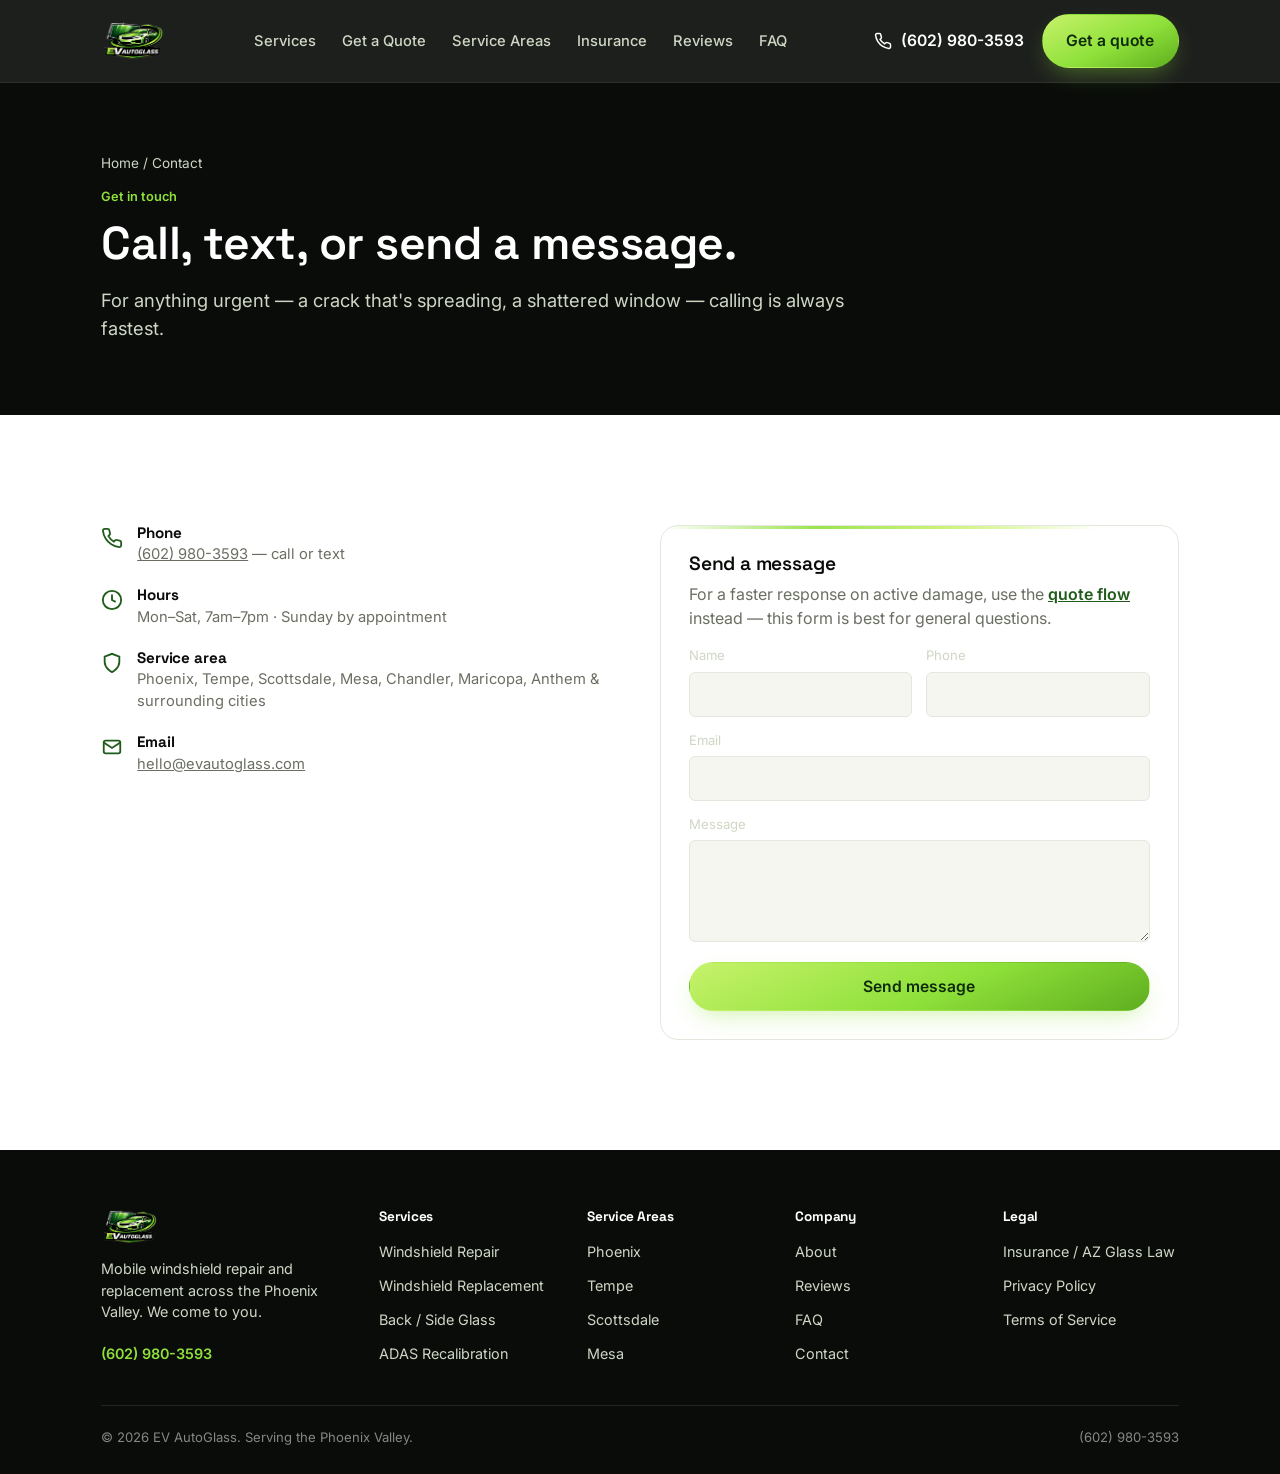
<file: contact.html>
<!DOCTYPE html>
<html lang="en">
<head>
<meta charset="UTF-8">
<meta name="viewport" content="width=device-width, initial-scale=1.0">
<title>Contact — EV AutoGlass</title>
<meta name="description" content="Call, text, or send a message to EV AutoGlass for mobile windshield repair and replacement anywhere in the Phoenix Valley.">
<meta property="og:type" content="website">
<meta property="og:title" content="Contact — EV AutoGlass">
<meta property="og:description" content="Reach EV AutoGlass at (602) 980-3593 for mobile windshield service across the Phoenix Valley.">
<link rel="preconnect" href="https://fonts.googleapis.com">
<link href="https://fonts.googleapis.com/css2?family=Space+Grotesk:wght@500;600;700&family=Inter:wght@400;500;600;700&display=swap" rel="stylesheet">
<link rel="stylesheet" href="assets/style.css">
</head>
<body>

<header class="site-header">
  <nav class="nav">
    <a href="index.html" class="brand"><img src="assets/logo.png" alt="EV AutoGlass logo"></a>
    <ul class="nav-links">
      <li><a href="services.html">Services</a></li>
      <li><a href="quote.html">Get a Quote</a></li>
      <li><a href="service-areas.html">Service Areas</a></li>
      <li><a href="insurance.html">Insurance</a></li>
      <li><a href="reviews.html">Reviews</a></li>
      <li><a href="faq.html">FAQ</a></li>
    </ul>
    <div class="nav-cta">
      <a class="btn-phone" href="tel:16029803593">
        <svg width="18" height="18" viewBox="0 0 24 24" fill="none" stroke="currentColor" stroke-width="2"><path d="M22 16.92v3a2 2 0 0 1-2.18 2 19.79 19.79 0 0 1-8.63-3.07 19.5 19.5 0 0 1-6-6 19.79 19.79 0 0 1-3.07-8.67A2 2 0 0 1 4.11 2h3a2 2 0 0 1 2 1.72c.127.96.361 1.903.7 2.81a2 2 0 0 1-.45 2.11L8.09 9.91a16 16 0 0 0 6 6l1.27-1.27a2 2 0 0 1 2.11-.45c.907.339 1.85.573 2.81.7A2 2 0 0 1 22 16.92z"/></svg>
        <span>(602) 980-3593</span>
      </a>
      <a class="btn btn-primary" href="quote.html">Get a quote</a>
      <button class="nav-toggle" aria-label="Menu" aria-expanded="false">
        <svg width="24" height="24" viewBox="0 0 24 24" fill="none" stroke="currentColor" stroke-width="2"><path d="M3 6h18M3 12h18M3 18h18"/></svg>
      </button>
    </div>
  </nav>
  <div class="mobile-menu">
    <a href="services.html">Services</a>
    <a href="quote.html">Get a Quote</a>
    <a href="service-areas.html">Service Areas</a>
    <a href="insurance.html">Insurance / AZ Glass Law</a>
    <a href="reviews.html">Reviews</a>
    <a href="about.html">About</a>
    <a href="faq.html">FAQ</a>
    <a href="contact.html">Contact</a>
  </div>
</header>

<section class="page-hero">
  <div class="container">
    <div class="breadcrumb"><a href="index.html">Home</a> / Contact</div>
    <p class="eyebrow">Get in touch</p>
    <h1 class="h-1">Call, text, or send a message.</h1>
    <p class="lede-dark">For anything urgent — a crack that's spreading, a shattered window — calling is always fastest.</p>
  </div>
</section>

<section>
  <div class="container contact-grid">
    <div>
      <div class="contact-item">
        <svg viewBox="0 0 24 24" fill="none" stroke="currentColor" stroke-width="2"><path d="M22 16.92v3a2 2 0 0 1-2.18 2 19.79 19.79 0 0 1-8.63-3.07 19.5 19.5 0 0 1-6-6 19.79 19.79 0 0 1-3.07-8.67A2 2 0 0 1 4.11 2h3a2 2 0 0 1 2 1.72c.127.96.361 1.903.7 2.81a2 2 0 0 1-.45 2.11L8.09 9.91a16 16 0 0 0 6 6l1.27-1.27a2 2 0 0 1 2.11-.45c.907.339 1.85.573 2.81.7A2 2 0 0 1 22 16.92z"/></svg>
        <div><h3>Phone</h3><p><a href="tel:16029803593" style="color:inherit;">(602) 980-3593</a> — call or text</p></div>
      </div>
      <div class="contact-item">
        <svg viewBox="0 0 24 24" fill="none" stroke="currentColor" stroke-width="2"><circle cx="12" cy="12" r="10"/><path d="M12 6v6l4 2"/></svg>
        <div><h3>Hours</h3><p>Mon–Sat, 7am–7pm · Sunday by appointment</p></div>
      </div>
      <div class="contact-item">
        <svg viewBox="0 0 24 24" fill="none" stroke="currentColor" stroke-width="2"><path d="M12 22s8-4 8-11V5l-8-3-8 3v6c0 7 8 11 8 11z"/></svg>
        <div><h3>Service area</h3><p>Phoenix, Tempe, Scottsdale, Mesa, Chandler, Maricopa, Anthem &amp; surrounding cities</p></div>
      </div>
      <div class="contact-item">
        <svg viewBox="0 0 24 24" fill="none" stroke="currentColor" stroke-width="2"><rect x="3" y="5" width="18" height="14" rx="2"/><path d="m3 7 9 6 9-6"/></svg>
        <div><h3>Email</h3><p><a href="mailto:hello@evautoglass.com" style="color:inherit;">hello@evautoglass.com</a></p></div>
      </div>
    </div>

    <div class="pane" style="padding:28px;">
      <h3 class="h-3">Send a message</h3>
      <p style="color:var(--ink-soft);">For a faster response on active damage, use the <a href="quote.html" style="color:var(--green-deep);font-weight:600;">quote flow</a> instead — this form is best for general questions.</p>
      <form onsubmit="event.preventDefault(); this.querySelector('[data-confirm]').style.display='block';">
        <div class="field-row">
          <div><label for="c-name">Name</label><input class="field" id="c-name" style="color:var(--ink);background:var(--paper-2);border-color:var(--line);" required></div>
          <div><label for="c-phone">Phone</label><input class="field" id="c-phone" type="tel" style="color:var(--ink);background:var(--paper-2);border-color:var(--line);"></div>
        </div>
        <div class="field-row single">
          <div><label for="c-email">Email</label><input class="field" id="c-email" type="email" style="color:var(--ink);background:var(--paper-2);border-color:var(--line);" required></div>
        </div>
        <div class="field-row single">
          <div><label for="c-msg">Message</label><textarea class="field" id="c-msg" rows="4" style="color:var(--ink);background:var(--paper-2);border-color:var(--line);resize:vertical;" required></textarea></div>
        </div>
        <button class="btn btn-primary btn-block" type="submit">Send message</button>
        <p data-confirm style="display:none;color:var(--green-deep);margin-top:12px;font-weight:600;">Thanks — we'll get back to you shortly. For anything urgent, please call (602) 980-3593.</p>
      </form>
    </div>
  </div>
</section>

<footer class="site-footer">
  <div class="container">
    <div class="footer-grid">
      <div>
        <div class="footer-brand"><img src="assets/logo.png" alt="EV AutoGlass logo" style="height:34px;"></div>
        <p style="max-width:32ch;font-size:.9rem;">Mobile windshield repair and replacement across the Phoenix Valley. We come to you.</p>
        <a class="btn-phone" href="tel:16029803593" style="color:var(--green);margin-top:6px;">(602) 980-3593</a>
      </div>
      <div>
        <h4>Services</h4>
        <ul>
          <li><a href="services.html#repair">Windshield Repair</a></li>
          <li><a href="services.html#replacement">Windshield Replacement</a></li>
          <li><a href="services.html#glass">Back / Side Glass</a></li>
          <li><a href="services.html#adas">ADAS Recalibration</a></li>
        </ul>
      </div>
      <div>
        <h4>Service Areas</h4>
        <ul>
          <li><a href="service-areas.html#phoenix">Phoenix</a></li>
          <li><a href="service-areas.html#tempe">Tempe</a></li>
          <li><a href="service-areas.html#scottsdale">Scottsdale</a></li>
          <li><a href="service-areas.html#mesa">Mesa</a></li>
        </ul>
      </div>
      <div>
        <h4>Company</h4>
        <ul>
          <li><a href="about.html">About</a></li>
          <li><a href="reviews.html">Reviews</a></li>
          <li><a href="faq.html">FAQ</a></li>
          <li><a href="contact.html">Contact</a></li>
        </ul>
      </div>
      <div>
        <h4>Legal</h4>
        <ul>
          <li><a href="insurance.html">Insurance / AZ Glass Law</a></li>
          <li><a href="#">Privacy Policy</a></li>
          <li><a href="#">Terms of Service</a></li>
        </ul>
      </div>
    </div>
    <div class="footer-bottom">
      <span>© 2026 EV AutoGlass. Serving the Phoenix Valley.</span>
      <span>(602) 980-3593</span>
    </div>
  </div>
</footer>

<div class="mobile-bar">
  <a class="btn btn-ghost-dark" href="tel:16029803593">Call now</a>
  <a class="btn btn-primary" href="quote.html">Get a quote</a>
</div>

<script src="assets/main.js"></script>
</body>
</html>
</file>
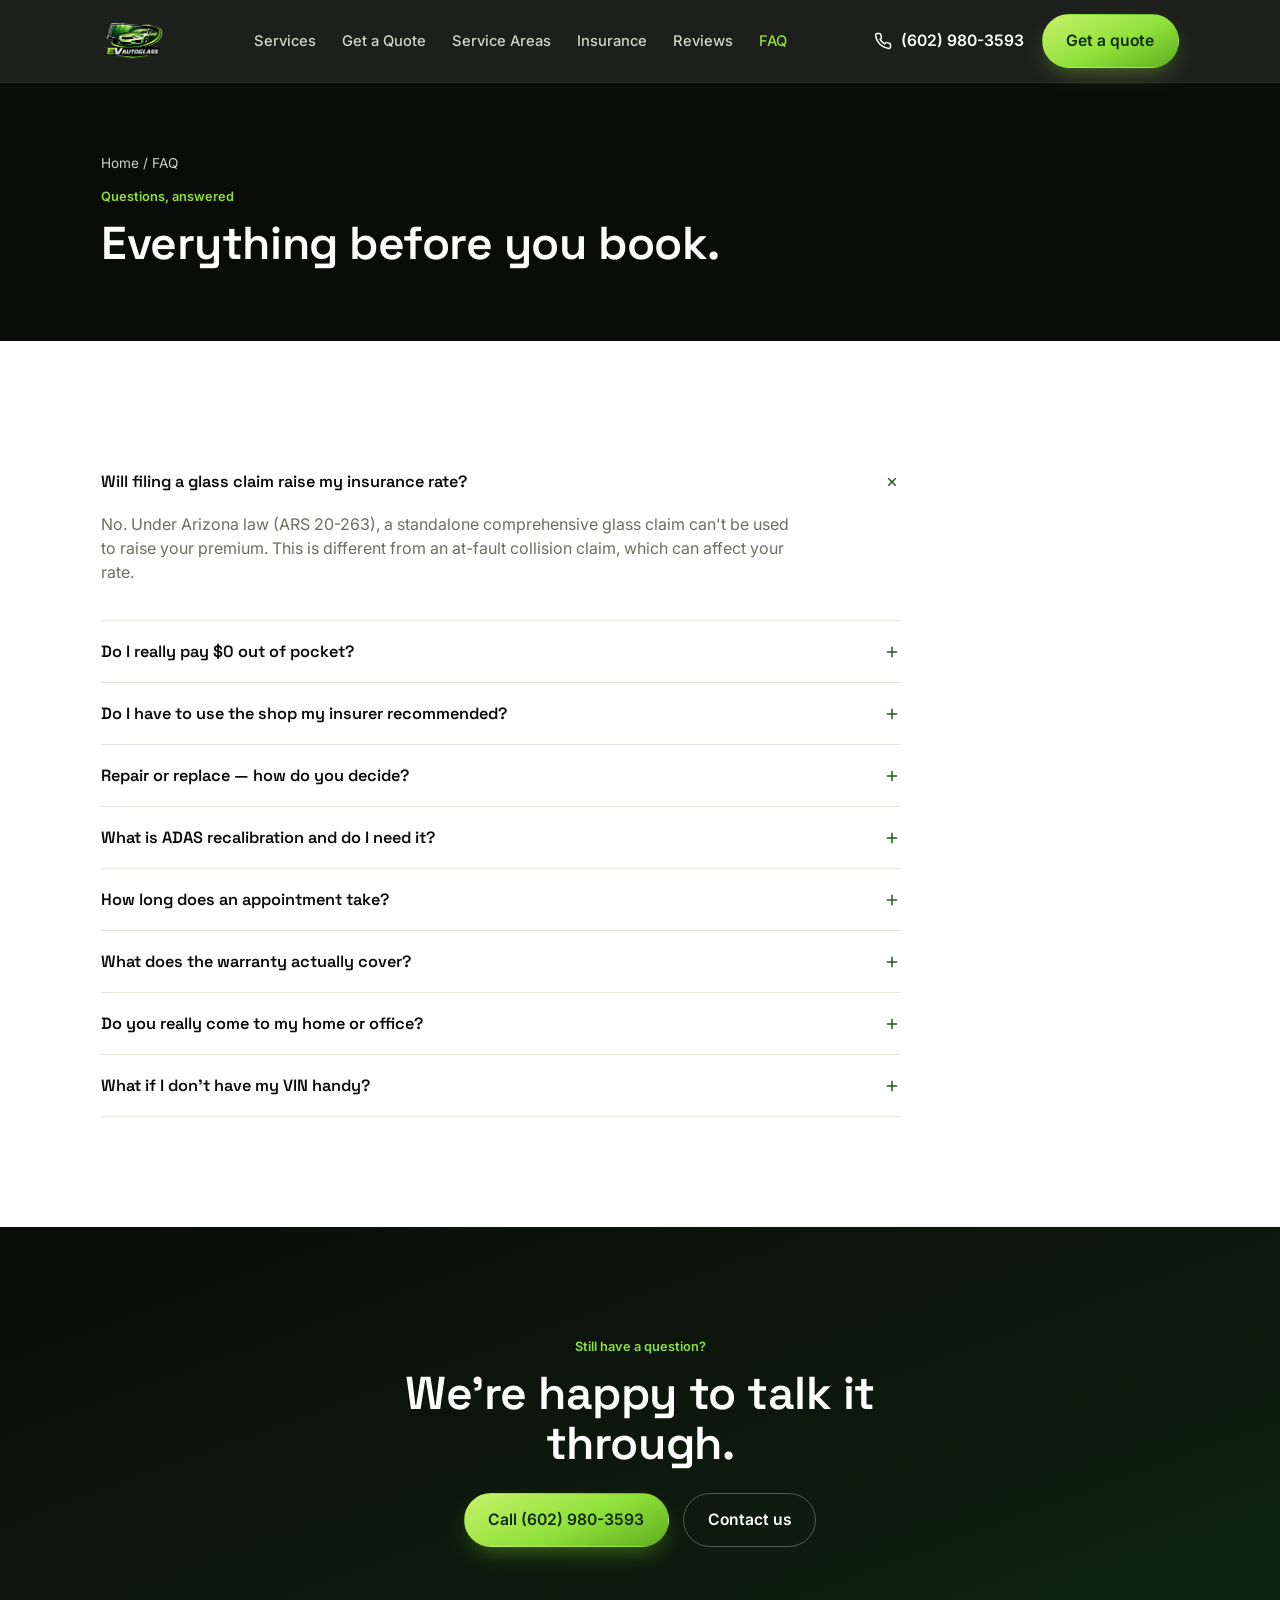
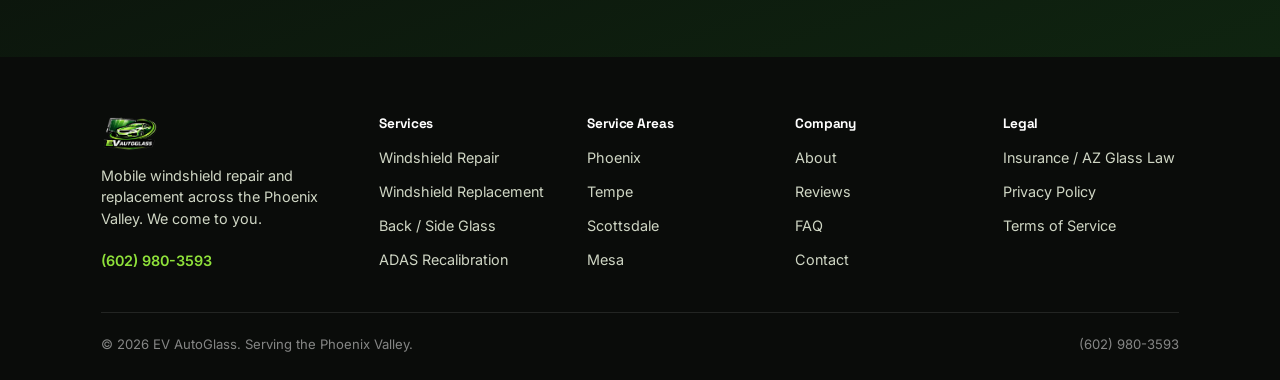
<file: faq.html>
<!DOCTYPE html>
<html lang="en">
<head>
<meta charset="UTF-8">
<meta name="viewport" content="width=device-width, initial-scale=1.0">
<title>FAQ — EV AutoGlass</title>
<meta name="description" content="Answers to common questions about windshield repair vs. replacement, insurance rate increases, deductibles, ADAS recalibration, and appointment timing.">
<meta property="og:type" content="website">
<meta property="og:title" content="FAQ — EV AutoGlass">
<meta property="og:description" content="Everything you need to know before booking a mobile windshield repair or replacement in the Phoenix Valley.">
<link rel="preconnect" href="https://fonts.googleapis.com">
<link href="https://fonts.googleapis.com/css2?family=Space+Grotesk:wght@500;600;700&family=Inter:wght@400;500;600;700&display=swap" rel="stylesheet">
<link rel="stylesheet" href="assets/style.css">
</head>
<body>

<header class="site-header">
  <nav class="nav">
    <a href="index.html" class="brand"><img src="assets/logo.png" alt="EV AutoGlass logo"></a>
    <ul class="nav-links">
      <li><a href="services.html">Services</a></li>
      <li><a href="quote.html">Get a Quote</a></li>
      <li><a href="service-areas.html">Service Areas</a></li>
      <li><a href="insurance.html">Insurance</a></li>
      <li><a href="reviews.html">Reviews</a></li>
      <li><a href="faq.html" class="active">FAQ</a></li>
    </ul>
    <div class="nav-cta">
      <a class="btn-phone" href="tel:16029803593">
        <svg width="18" height="18" viewBox="0 0 24 24" fill="none" stroke="currentColor" stroke-width="2"><path d="M22 16.92v3a2 2 0 0 1-2.18 2 19.79 19.79 0 0 1-8.63-3.07 19.5 19.5 0 0 1-6-6 19.79 19.79 0 0 1-3.07-8.67A2 2 0 0 1 4.11 2h3a2 2 0 0 1 2 1.72c.127.96.361 1.903.7 2.81a2 2 0 0 1-.45 2.11L8.09 9.91a16 16 0 0 0 6 6l1.27-1.27a2 2 0 0 1 2.11-.45c.907.339 1.85.573 2.81.7A2 2 0 0 1 22 16.92z"/></svg>
        <span>(602) 980-3593</span>
      </a>
      <a class="btn btn-primary" href="quote.html">Get a quote</a>
      <button class="nav-toggle" aria-label="Menu" aria-expanded="false">
        <svg width="24" height="24" viewBox="0 0 24 24" fill="none" stroke="currentColor" stroke-width="2"><path d="M3 6h18M3 12h18M3 18h18"/></svg>
      </button>
    </div>
  </nav>
  <div class="mobile-menu">
    <a href="services.html">Services</a>
    <a href="quote.html">Get a Quote</a>
    <a href="service-areas.html">Service Areas</a>
    <a href="insurance.html">Insurance / AZ Glass Law</a>
    <a href="reviews.html">Reviews</a>
    <a href="about.html">About</a>
    <a href="faq.html">FAQ</a>
    <a href="contact.html">Contact</a>
  </div>
</header>

<section class="page-hero">
  <div class="container">
    <div class="breadcrumb"><a href="index.html">Home</a> / FAQ</div>
    <p class="eyebrow">Questions, answered</p>
    <h1 class="h-1">Everything before you book.</h1>
  </div>
</section>

<section>
  <div class="container">
    <div class="faq-list" style="max-width:800px;">
      <div class="faq-item open">
        <button class="faq-q">Will filing a glass claim raise my insurance rate? <svg width="18" height="18" viewBox="0 0 24 24" fill="none" stroke="currentColor" stroke-width="2"><path d="M12 5v14M5 12h14"/></svg></button>
        <div class="faq-a"><p>No. Under Arizona law (ARS 20-263), a standalone comprehensive glass claim can't be used to raise your premium. This is different from an at-fault collision claim, which can affect your rate.</p></div>
      </div>
      <div class="faq-item">
        <button class="faq-q">Do I really pay $0 out of pocket? <svg width="18" height="18" viewBox="0 0 24 24" fill="none" stroke="currentColor" stroke-width="2"><path d="M12 5v14M5 12h14"/></svg></button>
        <div class="faq-a"><p>Most Arizona comprehensive policies waive the deductible for glass repair entirely, and many waive it for replacement too. We verify your specific policy before any work starts, so you'll know your exact cost — often $0 — up front.</p></div>
      </div>
      <div class="faq-item">
        <button class="faq-q">Do I have to use the shop my insurer recommended? <svg width="18" height="18" viewBox="0 0 24 24" fill="none" stroke="currentColor" stroke-width="2"><path d="M12 5v14M5 12h14"/></svg></button>
        <div class="faq-a"><p>No. Arizona law (ARS 20-469) protects your right to choose your own repair shop, regardless of who your insurer suggests. Their "preferred" list is a convenience for them, not a requirement for you.</p></div>
      </div>
      <div class="faq-item">
        <button class="faq-q">Repair or replace — how do you decide? <svg width="18" height="18" viewBox="0 0 24 24" fill="none" stroke="currentColor" stroke-width="2"><path d="M12 5v14M5 12h14"/></svg></button>
        <div class="faq-a"><p>Small chips and short cracks outside the driver's direct line of sight are usually repairable with resin injection. Long cracks, damage at the edge of the glass, or anything obstructing the driver's view typically calls for a full replacement. We'll confirm which applies to your situation before we start any work.</p></div>
      </div>
      <div class="faq-item">
        <button class="faq-q">What is ADAS recalibration and do I need it? <svg width="18" height="18" viewBox="0 0 24 24" fill="none" stroke="currentColor" stroke-width="2"><path d="M12 5v14M5 12h14"/></svg></button>
        <div class="faq-a"><p>Many vehicles from roughly 2018 onward have a forward-facing camera mounted to the windshield that supports lane-keep assist, automatic emergency braking, and adaptive cruise control. Replacing the glass moves that camera slightly, so it needs to be recalibrated to work correctly again. We carry the equipment to do this on-site as part of the replacement.</p></div>
      </div>
      <div class="faq-item">
        <button class="faq-q">How long does an appointment take? <svg width="18" height="18" viewBox="0 0 24 24" fill="none" stroke="currentColor" stroke-width="2"><path d="M12 5v14M5 12h14"/></svg></button>
        <div class="faq-a"><p>Chip repairs typically run 20–30 minutes. Full replacements usually take 45–75 minutes, plus safe-drive-away cure time — your technician will tell you exactly how long to wait before driving.</p></div>
      </div>
      <div class="faq-item">
        <button class="faq-q">What does the warranty actually cover? <svg width="18" height="18" viewBox="0 0 24 24" fill="none" stroke="currentColor" stroke-width="2"><path d="M12 5v14M5 12h14"/></svg></button>
        <div class="faq-a"><p>Every repair and replacement is covered against leaks, wind noise, and installation defects for as long as you own the vehicle. If something's off, we come back and fix it at no charge.</p></div>
      </div>
      <div class="faq-item">
        <button class="faq-q">Do you really come to my home or office? <svg width="18" height="18" viewBox="0 0 24 24" fill="none" stroke="currentColor" stroke-width="2"><path d="M12 5v14M5 12h14"/></svg></button>
        <div class="faq-a"><p>Yes — that's the whole model. We work in driveways, office parking lots, apartment complexes, and anywhere else your car happens to be parked, across Phoenix, Tempe, Scottsdale, Mesa, Chandler, Maricopa, and Anthem.</p></div>
      </div>
      <div class="faq-item">
        <button class="faq-q">What if I don't have my VIN handy? <svg width="18" height="18" viewBox="0 0 24 24" fill="none" stroke="currentColor" stroke-width="2"><path d="M12 5v14M5 12h14"/></svg></button>
        <div class="faq-a"><p>No problem — the quote flow lets you enter your year, make, and model manually instead, or look your vehicle up by license plate and state.</p></div>
      </div>
    </div>
  </div>
</section>

<section class="cta-band">
  <div class="container">
    <p class="eyebrow" style="color:var(--green);">Still have a question?</p>
    <h2 class="h-1">We're happy to talk it through.</h2>
    <div class="cta-actions">
      <a class="btn btn-primary" href="tel:16029803593">Call (602) 980-3593</a>
      <a class="btn btn-ghost-dark" href="contact.html">Contact us</a>
    </div>
  </div>
</section>

<footer class="site-footer">
  <div class="container">
    <div class="footer-grid">
      <div>
        <div class="footer-brand"><img src="assets/logo.png" alt="EV AutoGlass logo" style="height:34px;"></div>
        <p style="max-width:32ch;font-size:.9rem;">Mobile windshield repair and replacement across the Phoenix Valley. We come to you.</p>
        <a class="btn-phone" href="tel:16029803593" style="color:var(--green);margin-top:6px;">(602) 980-3593</a>
      </div>
      <div>
        <h4>Services</h4>
        <ul>
          <li><a href="services.html#repair">Windshield Repair</a></li>
          <li><a href="services.html#replacement">Windshield Replacement</a></li>
          <li><a href="services.html#glass">Back / Side Glass</a></li>
          <li><a href="services.html#adas">ADAS Recalibration</a></li>
        </ul>
      </div>
      <div>
        <h4>Service Areas</h4>
        <ul>
          <li><a href="service-areas.html#phoenix">Phoenix</a></li>
          <li><a href="service-areas.html#tempe">Tempe</a></li>
          <li><a href="service-areas.html#scottsdale">Scottsdale</a></li>
          <li><a href="service-areas.html#mesa">Mesa</a></li>
        </ul>
      </div>
      <div>
        <h4>Company</h4>
        <ul>
          <li><a href="about.html">About</a></li>
          <li><a href="reviews.html">Reviews</a></li>
          <li><a href="faq.html">FAQ</a></li>
          <li><a href="contact.html">Contact</a></li>
        </ul>
      </div>
      <div>
        <h4>Legal</h4>
        <ul>
          <li><a href="insurance.html">Insurance / AZ Glass Law</a></li>
          <li><a href="#">Privacy Policy</a></li>
          <li><a href="#">Terms of Service</a></li>
        </ul>
      </div>
    </div>
    <div class="footer-bottom">
      <span>© 2026 EV AutoGlass. Serving the Phoenix Valley.</span>
      <span>(602) 980-3593</span>
    </div>
  </div>
</footer>

<div class="mobile-bar">
  <a class="btn btn-ghost-dark" href="tel:16029803593">Call now</a>
  <a class="btn btn-primary" href="quote.html">Get a quote</a>
</div>

<script src="assets/main.js"></script>
</body>
</html>
</file>
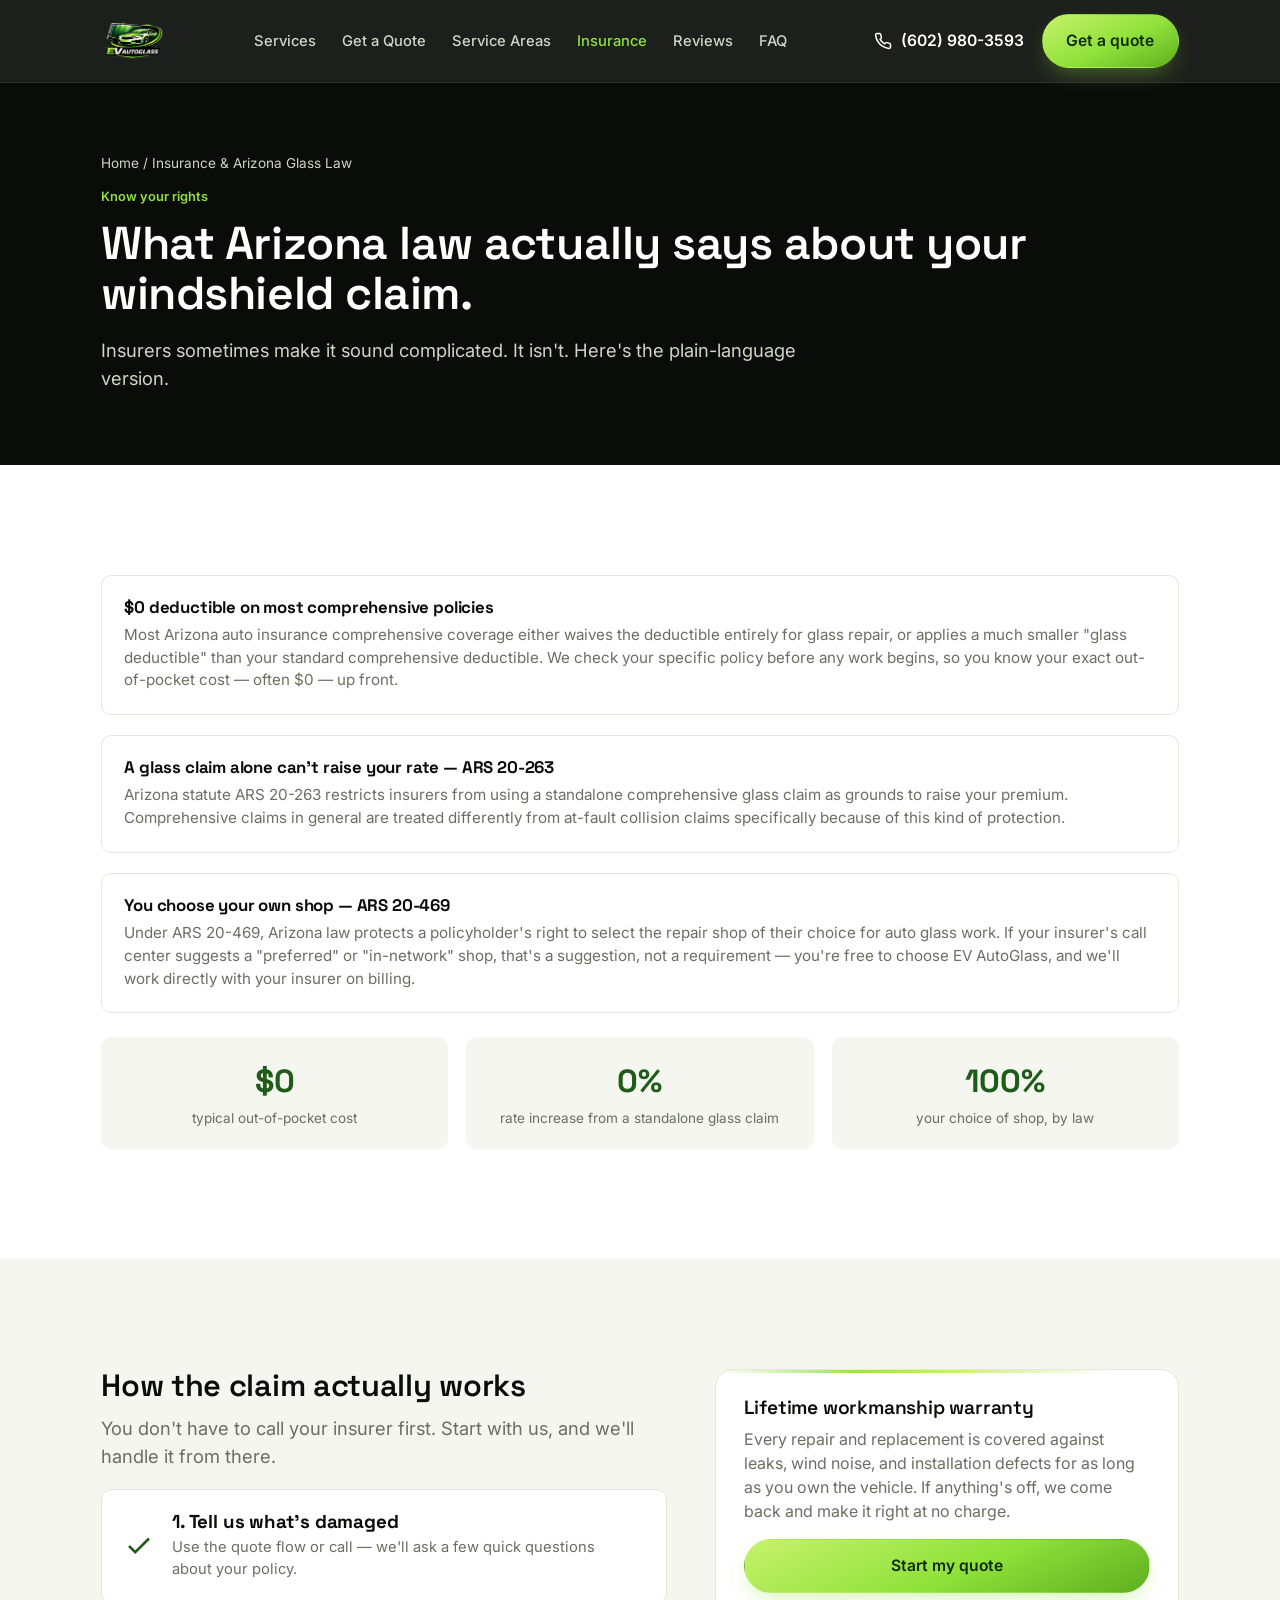
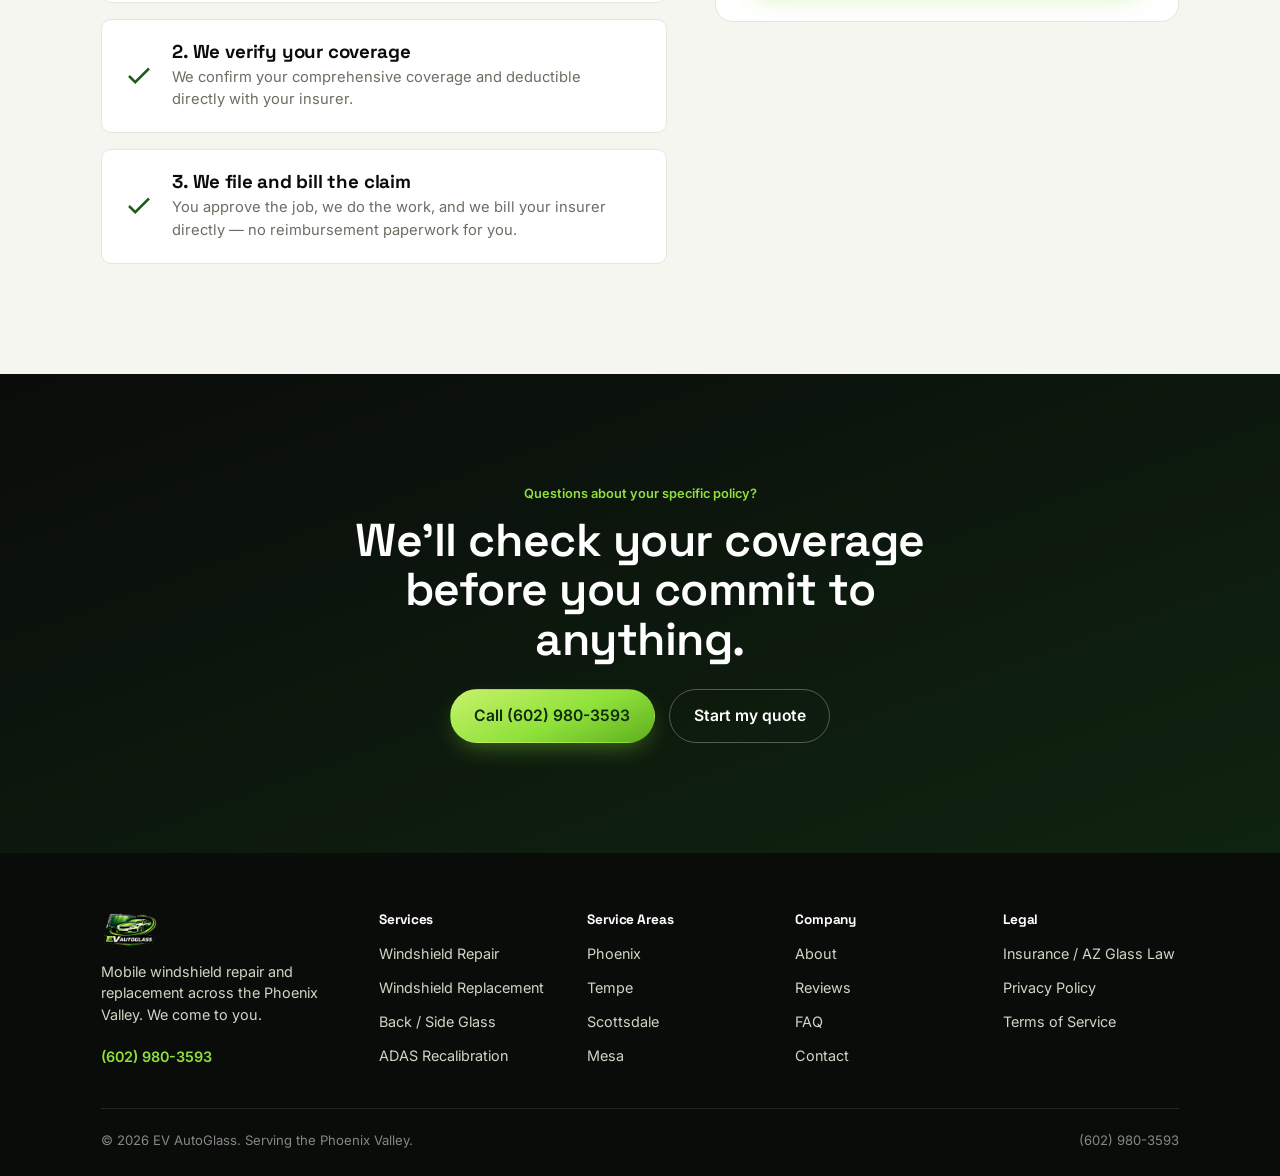
<file: insurance.html>
<!DOCTYPE html>
<html lang="en">
<head>
<meta charset="UTF-8">
<meta name="viewport" content="width=device-width, initial-scale=1.0">
<title>Insurance & Arizona Glass Law — EV AutoGlass</title>
<meta name="description" content="What Arizona law actually says about windshield claims: $0 deductible on most comprehensive policies, no rate increases for glass claims, and your right to choose your own shop.">
<meta property="og:type" content="website">
<meta property="og:title" content="Insurance & Arizona Glass Law — EV AutoGlass">
<meta property="og:description" content="Plain-language guide to AZ glass insurance law: ARS 20-263 (no rate increase) and ARS 20-469 (your right to choose your shop).">
<link rel="preconnect" href="https://fonts.googleapis.com">
<link href="https://fonts.googleapis.com/css2?family=Space+Grotesk:wght@500;600;700&family=Inter:wght@400;500;600;700&display=swap" rel="stylesheet">
<link rel="stylesheet" href="assets/style.css">
</head>
<body>

<header class="site-header">
  <nav class="nav">
    <a href="index.html" class="brand"><img src="assets/logo.png" alt="EV AutoGlass logo"></a>
    <ul class="nav-links">
      <li><a href="services.html">Services</a></li>
      <li><a href="quote.html">Get a Quote</a></li>
      <li><a href="service-areas.html">Service Areas</a></li>
      <li><a href="insurance.html" class="active">Insurance</a></li>
      <li><a href="reviews.html">Reviews</a></li>
      <li><a href="faq.html">FAQ</a></li>
    </ul>
    <div class="nav-cta">
      <a class="btn-phone" href="tel:16029803593">
        <svg width="18" height="18" viewBox="0 0 24 24" fill="none" stroke="currentColor" stroke-width="2"><path d="M22 16.92v3a2 2 0 0 1-2.18 2 19.79 19.79 0 0 1-8.63-3.07 19.5 19.5 0 0 1-6-6 19.79 19.79 0 0 1-3.07-8.67A2 2 0 0 1 4.11 2h3a2 2 0 0 1 2 1.72c.127.96.361 1.903.7 2.81a2 2 0 0 1-.45 2.11L8.09 9.91a16 16 0 0 0 6 6l1.27-1.27a2 2 0 0 1 2.11-.45c.907.339 1.85.573 2.81.7A2 2 0 0 1 22 16.92z"/></svg>
        <span>(602) 980-3593</span>
      </a>
      <a class="btn btn-primary" href="quote.html">Get a quote</a>
      <button class="nav-toggle" aria-label="Menu" aria-expanded="false">
        <svg width="24" height="24" viewBox="0 0 24 24" fill="none" stroke="currentColor" stroke-width="2"><path d="M3 6h18M3 12h18M3 18h18"/></svg>
      </button>
    </div>
  </nav>
  <div class="mobile-menu">
    <a href="services.html">Services</a>
    <a href="quote.html">Get a Quote</a>
    <a href="service-areas.html">Service Areas</a>
    <a href="insurance.html">Insurance / AZ Glass Law</a>
    <a href="reviews.html">Reviews</a>
    <a href="about.html">About</a>
    <a href="faq.html">FAQ</a>
    <a href="contact.html">Contact</a>
  </div>
</header>

<section class="page-hero">
  <div class="container">
    <div class="breadcrumb"><a href="index.html">Home</a> / Insurance &amp; Arizona Glass Law</div>
    <p class="eyebrow">Know your rights</p>
    <h1 class="h-1">What Arizona law actually says about your windshield claim.</h1>
    <p class="lede-dark">Insurers sometimes make it sound complicated. It isn't. Here's the plain-language version.</p>
  </div>
</section>

<section>
  <div class="container">
    <div class="legal-list">
      <div class="legal-card">
        <h3>$0 deductible on most comprehensive policies</h3>
        <p>Most Arizona auto insurance comprehensive coverage either waives the deductible entirely for glass repair, or applies a much smaller "glass deductible" than your standard comprehensive deductible. We check your specific policy before any work begins, so you know your exact out-of-pocket cost — often $0 — up front.</p>
      </div>
      <div class="legal-card">
        <h3>A glass claim alone can't raise your rate — ARS 20-263</h3>
        <p>Arizona statute ARS 20-263 restricts insurers from using a standalone comprehensive glass claim as grounds to raise your premium. Comprehensive claims in general are treated differently from at-fault collision claims specifically because of this kind of protection.</p>
      </div>
      <div class="legal-card">
        <h3>You choose your own shop — ARS 20-469</h3>
        <p>Under ARS 20-469, Arizona law protects a policyholder's right to select the repair shop of their choice for auto glass work. If your insurer's call center suggests a "preferred" or "in-network" shop, that's a suggestion, not a requirement — you're free to choose EV AutoGlass, and we'll work directly with your insurer on billing.</p>
      </div>
    </div>

    <div class="stat-row">
      <div class="stat-box"><strong>$0</strong><span>typical out-of-pocket cost</span></div>
      <div class="stat-box"><strong>0%</strong><span>rate increase from a standalone glass claim</span></div>
      <div class="stat-box"><strong>100%</strong><span>your choice of shop, by law</span></div>
    </div>
  </div>
</section>

<section class="section-panel">
  <div class="container two-col">
    <div>
      <h2 class="h-2">How the claim actually works</h2>
      <p class="lede">You don't have to call your insurer first. Start with us, and we'll handle it from there.</p>
      <div class="svc-list">
        <div class="svc-item">
          <svg viewBox="0 0 24 24" fill="none" stroke="currentColor" stroke-width="2"><path d="M20 6 9 17l-5-5"/></svg>
          <div><h3>1. Tell us what's damaged</h3><p>Use the quote flow or call — we'll ask a few quick questions about your policy.</p></div>
        </div>
        <div class="svc-item">
          <svg viewBox="0 0 24 24" fill="none" stroke="currentColor" stroke-width="2"><path d="M20 6 9 17l-5-5"/></svg>
          <div><h3>2. We verify your coverage</h3><p>We confirm your comprehensive coverage and deductible directly with your insurer.</p></div>
        </div>
        <div class="svc-item">
          <svg viewBox="0 0 24 24" fill="none" stroke="currentColor" stroke-width="2"><path d="M20 6 9 17l-5-5"/></svg>
          <div><h3>3. We file and bill the claim</h3><p>You approve the job, we do the work, and we bill your insurer directly — no reimbursement paperwork for you.</p></div>
        </div>
      </div>
    </div>
    <div class="pane" id="warranty" style="padding:28px;">
      <h3 class="h-3">Lifetime workmanship warranty</h3>
      <p style="color:var(--ink-soft);">Every repair and replacement is covered against leaks, wind noise, and installation defects for as long as you own the vehicle. If anything's off, we come back and make it right at no charge.</p>
      <a class="btn btn-primary btn-block" href="quote.html">Start my quote</a>
    </div>
  </div>
</section>

<section class="cta-band">
  <div class="container">
    <p class="eyebrow" style="color:var(--green);">Questions about your specific policy?</p>
    <h2 class="h-1">We'll check your coverage before you commit to anything.</h2>
    <div class="cta-actions">
      <a class="btn btn-primary" href="tel:16029803593">Call (602) 980-3593</a>
      <a class="btn btn-ghost-dark" href="quote.html">Start my quote</a>
    </div>
  </div>
</section>

<footer class="site-footer">
  <div class="container">
    <div class="footer-grid">
      <div>
        <div class="footer-brand"><img src="assets/logo.png" alt="EV AutoGlass logo" style="height:34px;"></div>
        <p style="max-width:32ch;font-size:.9rem;">Mobile windshield repair and replacement across the Phoenix Valley. We come to you.</p>
        <a class="btn-phone" href="tel:16029803593" style="color:var(--green);margin-top:6px;">(602) 980-3593</a>
      </div>
      <div>
        <h4>Services</h4>
        <ul>
          <li><a href="services.html#repair">Windshield Repair</a></li>
          <li><a href="services.html#replacement">Windshield Replacement</a></li>
          <li><a href="services.html#glass">Back / Side Glass</a></li>
          <li><a href="services.html#adas">ADAS Recalibration</a></li>
        </ul>
      </div>
      <div>
        <h4>Service Areas</h4>
        <ul>
          <li><a href="service-areas.html#phoenix">Phoenix</a></li>
          <li><a href="service-areas.html#tempe">Tempe</a></li>
          <li><a href="service-areas.html#scottsdale">Scottsdale</a></li>
          <li><a href="service-areas.html#mesa">Mesa</a></li>
        </ul>
      </div>
      <div>
        <h4>Company</h4>
        <ul>
          <li><a href="about.html">About</a></li>
          <li><a href="reviews.html">Reviews</a></li>
          <li><a href="faq.html">FAQ</a></li>
          <li><a href="contact.html">Contact</a></li>
        </ul>
      </div>
      <div>
        <h4>Legal</h4>
        <ul>
          <li><a href="insurance.html">Insurance / AZ Glass Law</a></li>
          <li><a href="#">Privacy Policy</a></li>
          <li><a href="#">Terms of Service</a></li>
        </ul>
      </div>
    </div>
    <div class="footer-bottom">
      <span>© 2026 EV AutoGlass. Serving the Phoenix Valley.</span>
      <span>(602) 980-3593</span>
    </div>
  </div>
</footer>

<div class="mobile-bar">
  <a class="btn btn-ghost-dark" href="tel:16029803593">Call now</a>
  <a class="btn btn-primary" href="quote.html">Get a quote</a>
</div>

<script src="assets/main.js"></script>
</body>
</html>
</file>
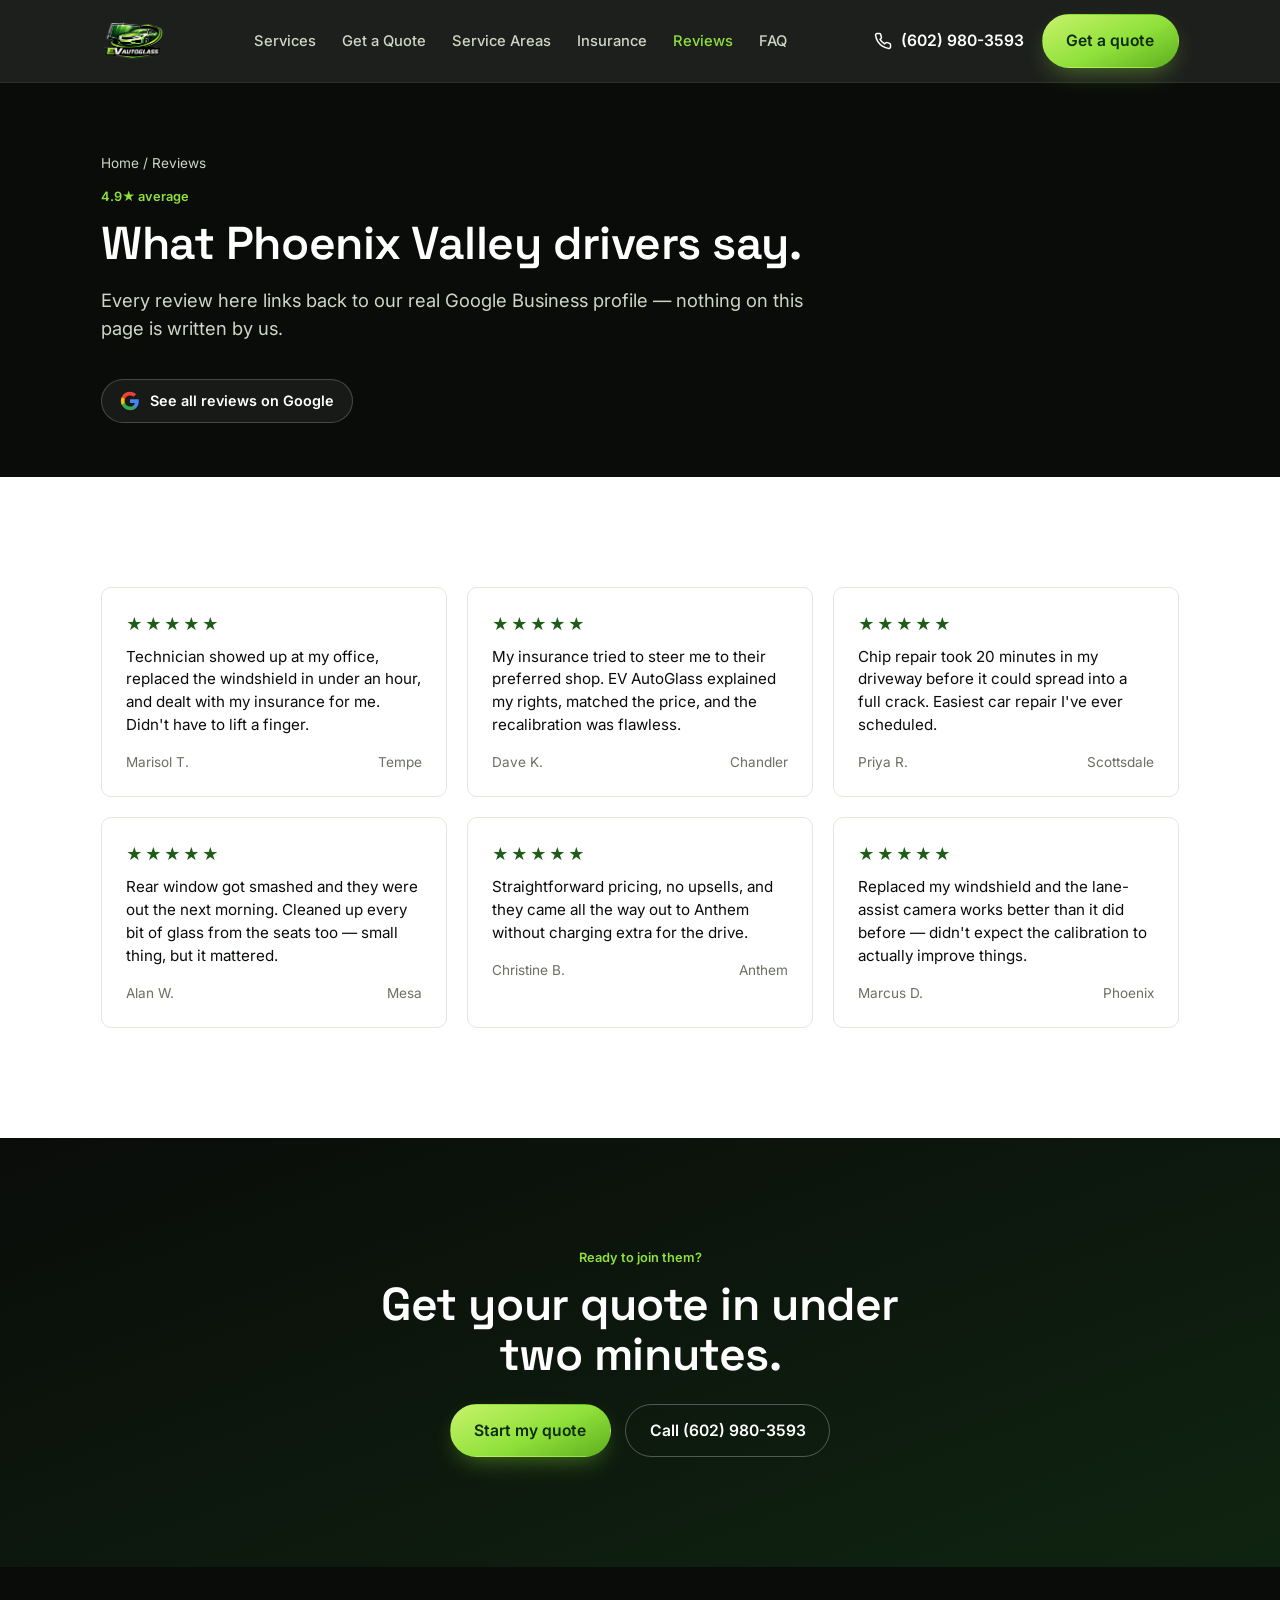
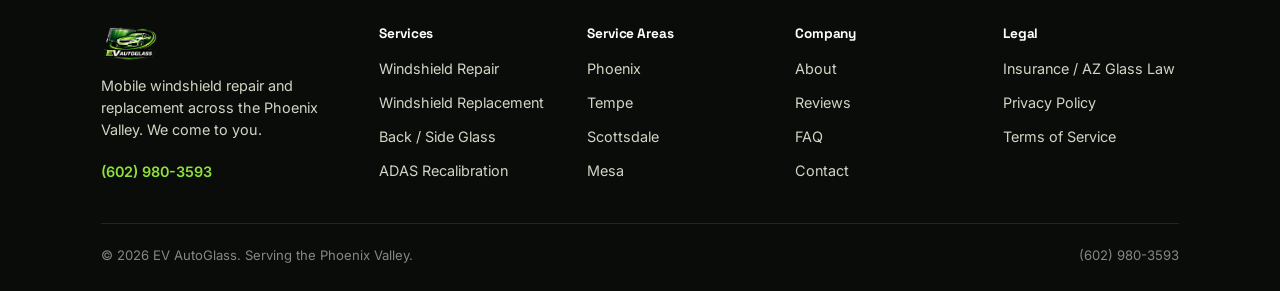
<file: reviews.html>
<!DOCTYPE html>
<html lang="en">
<head>
<meta charset="UTF-8">
<meta name="viewport" content="width=device-width, initial-scale=1.0">
<title>Reviews — EV AutoGlass Mobile Windshield Service</title>
<meta name="description" content="Real customer reviews of EV AutoGlass's mobile windshield repair and replacement service across the Phoenix Valley.">
<meta property="og:type" content="website">
<meta property="og:title" content="Reviews — EV AutoGlass">
<meta property="og:description" content="See what Phoenix Valley drivers say about EV AutoGlass mobile windshield service.">
<link rel="preconnect" href="https://fonts.googleapis.com">
<link href="https://fonts.googleapis.com/css2?family=Space+Grotesk:wght@500;600;700&family=Inter:wght@400;500;600;700&display=swap" rel="stylesheet">
<link rel="stylesheet" href="assets/style.css">
</head>
<body>

<header class="site-header">
  <nav class="nav">
    <a href="index.html" class="brand"><img src="assets/logo.png" alt="EV AutoGlass logo"></a>
    <ul class="nav-links">
      <li><a href="services.html">Services</a></li>
      <li><a href="quote.html">Get a Quote</a></li>
      <li><a href="service-areas.html">Service Areas</a></li>
      <li><a href="insurance.html">Insurance</a></li>
      <li><a href="reviews.html" class="active">Reviews</a></li>
      <li><a href="faq.html">FAQ</a></li>
    </ul>
    <div class="nav-cta">
      <a class="btn-phone" href="tel:16029803593">
        <svg width="18" height="18" viewBox="0 0 24 24" fill="none" stroke="currentColor" stroke-width="2"><path d="M22 16.92v3a2 2 0 0 1-2.18 2 19.79 19.79 0 0 1-8.63-3.07 19.5 19.5 0 0 1-6-6 19.79 19.79 0 0 1-3.07-8.67A2 2 0 0 1 4.11 2h3a2 2 0 0 1 2 1.72c.127.96.361 1.903.7 2.81a2 2 0 0 1-.45 2.11L8.09 9.91a16 16 0 0 0 6 6l1.27-1.27a2 2 0 0 1 2.11-.45c.907.339 1.85.573 2.81.7A2 2 0 0 1 22 16.92z"/></svg>
        <span>(602) 980-3593</span>
      </a>
      <a class="btn btn-primary" href="quote.html">Get a quote</a>
      <button class="nav-toggle" aria-label="Menu" aria-expanded="false">
        <svg width="24" height="24" viewBox="0 0 24 24" fill="none" stroke="currentColor" stroke-width="2"><path d="M3 6h18M3 12h18M3 18h18"/></svg>
      </button>
    </div>
  </nav>
  <div class="mobile-menu">
    <a href="services.html">Services</a>
    <a href="quote.html">Get a Quote</a>
    <a href="service-areas.html">Service Areas</a>
    <a href="insurance.html">Insurance / AZ Glass Law</a>
    <a href="reviews.html">Reviews</a>
    <a href="about.html">About</a>
    <a href="faq.html">FAQ</a>
    <a href="contact.html">Contact</a>
  </div>
</header>

<section class="page-hero">
  <div class="container">
    <div class="breadcrumb"><a href="index.html">Home</a> / Reviews</div>
    <p class="eyebrow">4.9★ average</p>
    <h1 class="h-1">What Phoenix Valley drivers say.</h1>
    <p class="lede-dark">Every review here links back to our real Google Business profile — nothing on this page is written by us.</p>
    <a class="google-badge" href="https://www.google.com/search?q=EV+AutoGlass+Phoenix+reviews" target="_blank" rel="noopener" style="background:rgba(255,255,255,.06);border-color:rgba(255,255,255,.2);color:#fff;margin-top:18px;">
      <svg width="20" height="20" viewBox="0 0 24 24"><path fill="#4285F4" d="M22.56 12.25c0-.78-.07-1.53-.2-2.25H12v4.26h5.92a5.06 5.06 0 0 1-2.2 3.32v2.77h3.57c2.08-1.92 3.28-4.74 3.28-8.1z"/><path fill="#34A853" d="M12 23c2.97 0 5.46-.98 7.28-2.66l-3.57-2.77c-.99.66-2.25 1.06-3.71 1.06-2.86 0-5.29-1.93-6.16-4.53H2.18v2.84A11 11 0 0 0 12 23z"/><path fill="#FBBC05" d="M5.84 14.09A6.6 6.6 0 0 1 5.5 12c0-.73.13-1.43.34-2.09V7.07H2.18A11 11 0 0 0 1 12c0 1.77.42 3.45 1.18 4.93z"/><path fill="#EA4335" d="M12 5.38c1.62 0 3.06.56 4.21 1.64l3.15-3.15C17.45 2.09 14.97 1 12 1a11 11 0 0 0-9.82 6.07l3.66 2.84C6.71 7.31 9.14 5.38 12 5.38z"/></svg>
      See all reviews on Google
    </a>
  </div>
</section>

<section>
  <div class="container">
    <div class="review-grid">
      <div class="review-card">
        <div class="stars">★★★★★</div>
        <p>Technician showed up at my office, replaced the windshield in under an hour, and dealt with my insurance for me. Didn't have to lift a finger.</p>
        <div class="review-meta"><span>Marisol T.</span><span>Tempe</span></div>
      </div>
      <div class="review-card">
        <div class="stars">★★★★★</div>
        <p>My insurance tried to steer me to their preferred shop. EV AutoGlass explained my rights, matched the price, and the recalibration was flawless.</p>
        <div class="review-meta"><span>Dave K.</span><span>Chandler</span></div>
      </div>
      <div class="review-card">
        <div class="stars">★★★★★</div>
        <p>Chip repair took 20 minutes in my driveway before it could spread into a full crack. Easiest car repair I've ever scheduled.</p>
        <div class="review-meta"><span>Priya R.</span><span>Scottsdale</span></div>
      </div>
      <div class="review-card">
        <div class="stars">★★★★★</div>
        <p>Rear window got smashed and they were out the next morning. Cleaned up every bit of glass from the seats too — small thing, but it mattered.</p>
        <div class="review-meta"><span>Alan W.</span><span>Mesa</span></div>
      </div>
      <div class="review-card">
        <div class="stars">★★★★★</div>
        <p>Straightforward pricing, no upsells, and they came all the way out to Anthem without charging extra for the drive.</p>
        <div class="review-meta"><span>Christine B.</span><span>Anthem</span></div>
      </div>
      <div class="review-card">
        <div class="stars">★★★★★</div>
        <p>Replaced my windshield and the lane-assist camera works better than it did before — didn't expect the calibration to actually improve things.</p>
        <div class="review-meta"><span>Marcus D.</span><span>Phoenix</span></div>
      </div>
    </div>
  </div>
</section>

<section class="cta-band">
  <div class="container">
    <p class="eyebrow" style="color:var(--green);">Ready to join them?</p>
    <h2 class="h-1">Get your quote in under two minutes.</h2>
    <div class="cta-actions">
      <a class="btn btn-primary" href="quote.html">Start my quote</a>
      <a class="btn btn-ghost-dark" href="tel:16029803593">Call (602) 980-3593</a>
    </div>
  </div>
</section>

<footer class="site-footer">
  <div class="container">
    <div class="footer-grid">
      <div>
        <div class="footer-brand"><img src="assets/logo.png" alt="EV AutoGlass logo" style="height:34px;"></div>
        <p style="max-width:32ch;font-size:.9rem;">Mobile windshield repair and replacement across the Phoenix Valley. We come to you.</p>
        <a class="btn-phone" href="tel:16029803593" style="color:var(--green);margin-top:6px;">(602) 980-3593</a>
      </div>
      <div>
        <h4>Services</h4>
        <ul>
          <li><a href="services.html#repair">Windshield Repair</a></li>
          <li><a href="services.html#replacement">Windshield Replacement</a></li>
          <li><a href="services.html#glass">Back / Side Glass</a></li>
          <li><a href="services.html#adas">ADAS Recalibration</a></li>
        </ul>
      </div>
      <div>
        <h4>Service Areas</h4>
        <ul>
          <li><a href="service-areas.html#phoenix">Phoenix</a></li>
          <li><a href="service-areas.html#tempe">Tempe</a></li>
          <li><a href="service-areas.html#scottsdale">Scottsdale</a></li>
          <li><a href="service-areas.html#mesa">Mesa</a></li>
        </ul>
      </div>
      <div>
        <h4>Company</h4>
        <ul>
          <li><a href="about.html">About</a></li>
          <li><a href="reviews.html">Reviews</a></li>
          <li><a href="faq.html">FAQ</a></li>
          <li><a href="contact.html">Contact</a></li>
        </ul>
      </div>
      <div>
        <h4>Legal</h4>
        <ul>
          <li><a href="insurance.html">Insurance / AZ Glass Law</a></li>
          <li><a href="#">Privacy Policy</a></li>
          <li><a href="#">Terms of Service</a></li>
        </ul>
      </div>
    </div>
    <div class="footer-bottom">
      <span>© 2026 EV AutoGlass. Serving the Phoenix Valley.</span>
      <span>(602) 980-3593</span>
    </div>
  </div>
</footer>

<div class="mobile-bar">
  <a class="btn btn-ghost-dark" href="tel:16029803593">Call now</a>
  <a class="btn btn-primary" href="quote.html">Get a quote</a>
</div>

<script src="assets/main.js"></script>
</body>
</html>
</file>
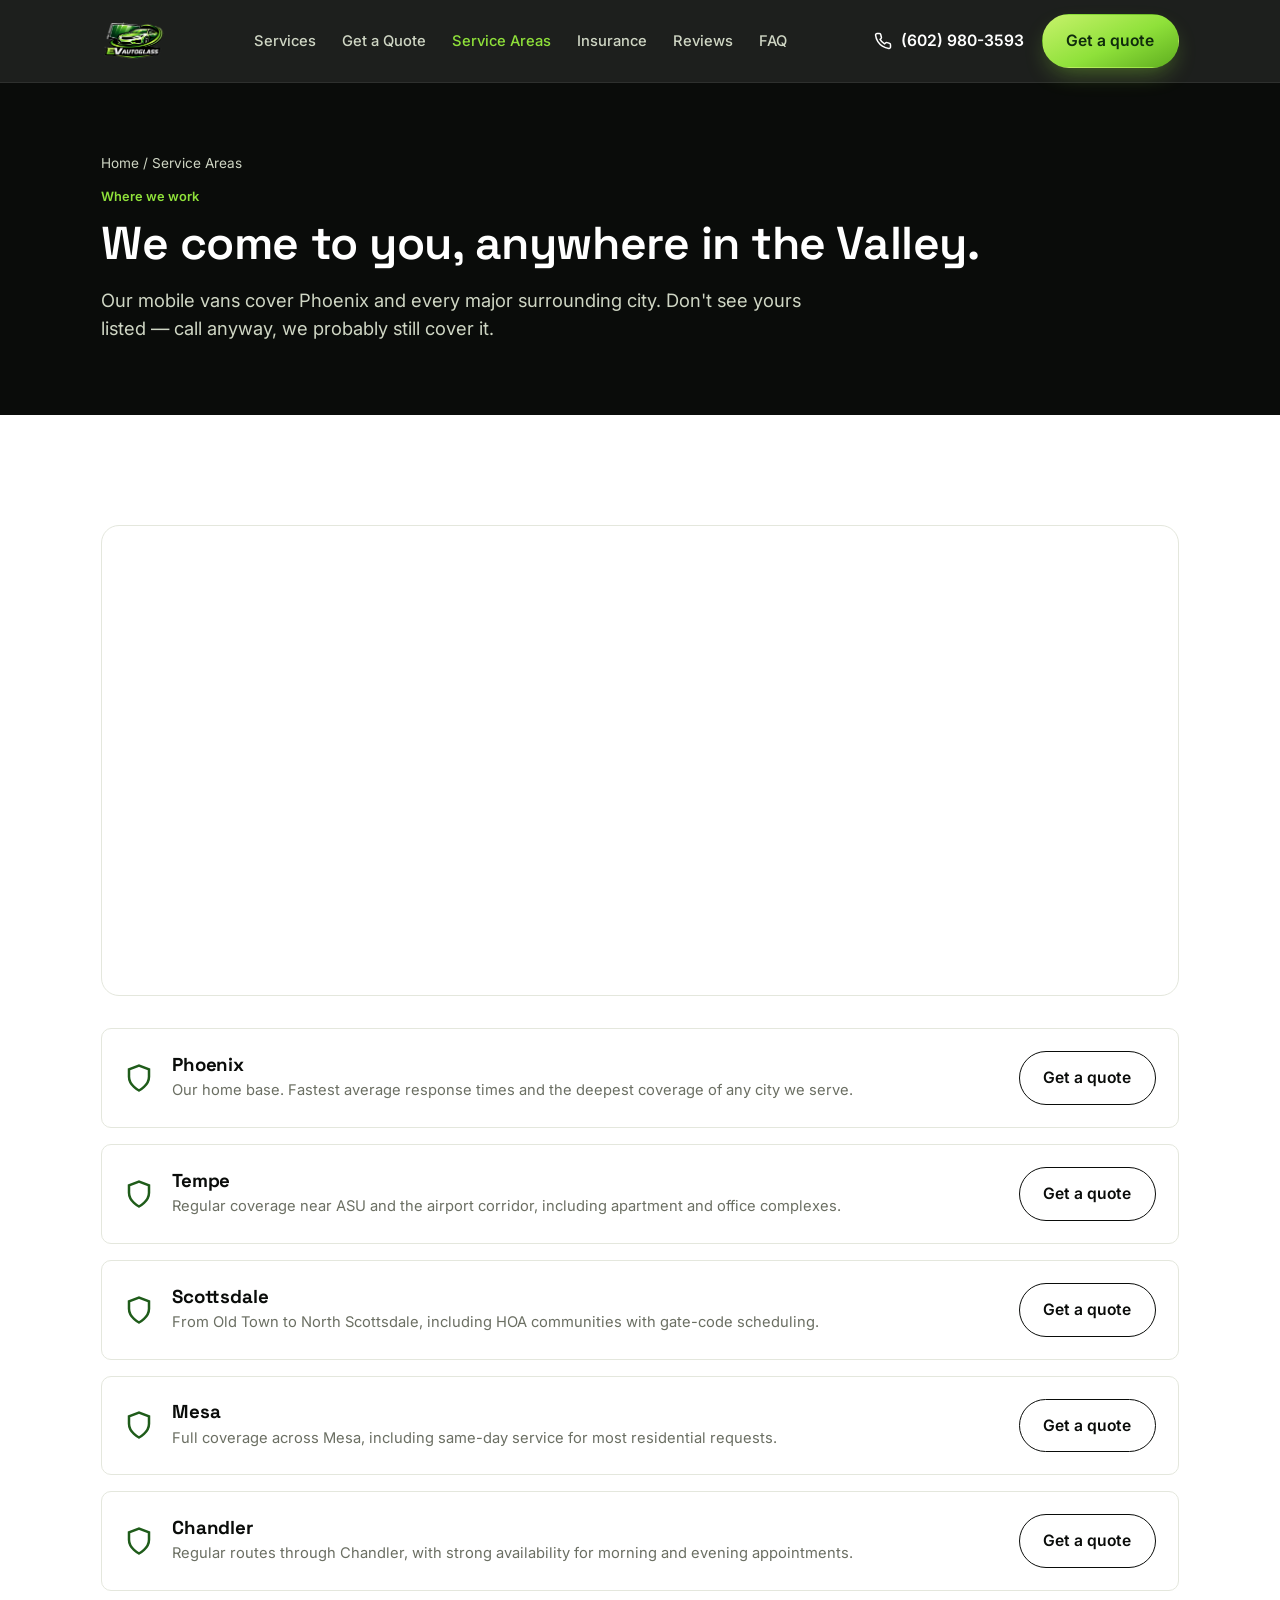
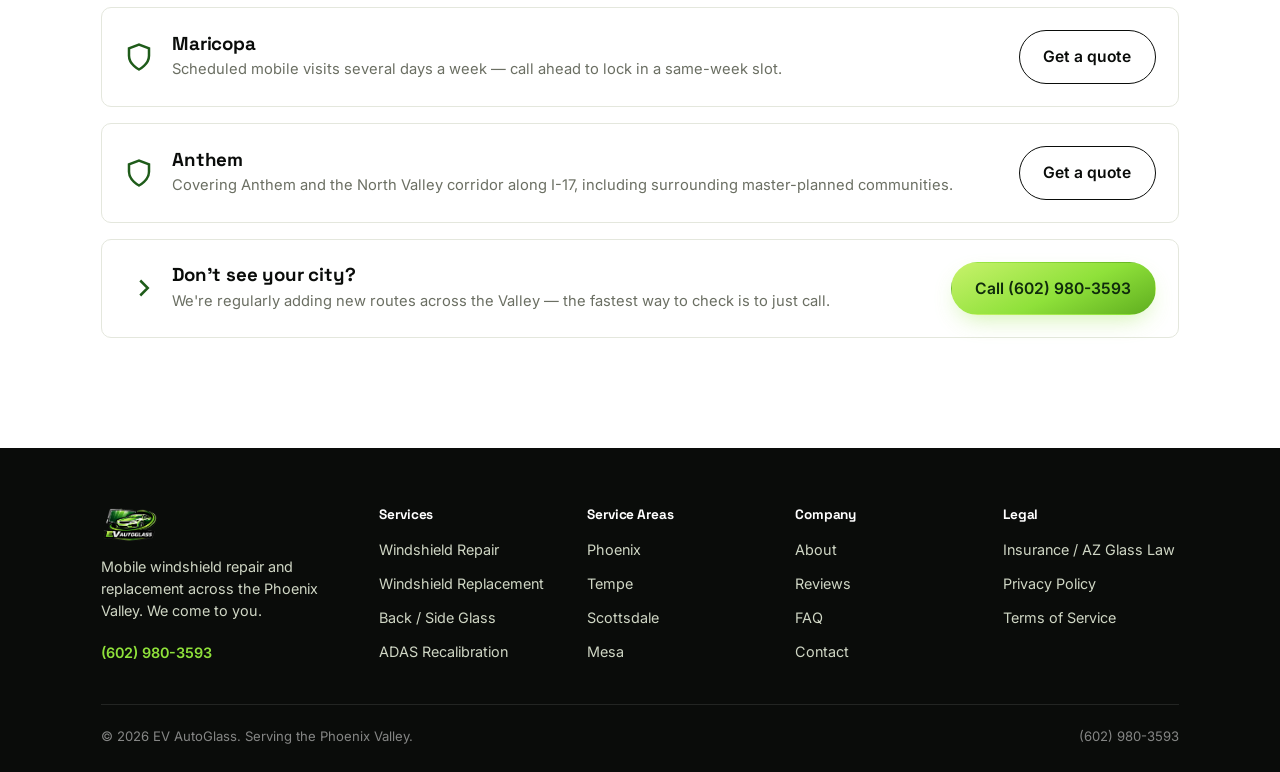
<file: service-areas.html>
<!DOCTYPE html>
<html lang="en">
<head>
<meta charset="UTF-8">
<meta name="viewport" content="width=device-width, initial-scale=1.0">
<title>Service Areas — Phoenix Valley Mobile Windshield Service | EV AutoGlass</title>
<meta name="description" content="Mobile windshield repair and replacement in Phoenix, Tempe, Scottsdale, Mesa, Chandler, Maricopa, Anthem, and surrounding cities.">
<meta property="og:type" content="website">
<meta property="og:title" content="Service Areas — EV AutoGlass">
<meta property="og:description" content="We come to you anywhere in the Phoenix Valley — Phoenix, Tempe, Scottsdale, Mesa, Chandler, Maricopa, Anthem, and more.">
<link rel="preconnect" href="https://fonts.googleapis.com">
<link href="https://fonts.googleapis.com/css2?family=Space+Grotesk:wght@500;600;700&family=Inter:wght@400;500;600;700&display=swap" rel="stylesheet">
<link rel="stylesheet" href="assets/style.css">
<script type="application/ld+json">
{
  "@context": "https://schema.org",
  "@type": "AutoRepair",
  "name": "EV AutoGlass",
  "areaServed": ["Phoenix, AZ","Tempe, AZ","Scottsdale, AZ","Mesa, AZ","Chandler, AZ","Maricopa, AZ","Anthem, AZ"],
  "telephone": "+16029803593"
}
</script>
</head>
<body>

<header class="site-header">
  <nav class="nav">
    <a href="index.html" class="brand"><img src="assets/logo.png" alt="EV AutoGlass logo"></a>
    <ul class="nav-links">
      <li><a href="services.html">Services</a></li>
      <li><a href="quote.html">Get a Quote</a></li>
      <li><a href="service-areas.html" class="active">Service Areas</a></li>
      <li><a href="insurance.html">Insurance</a></li>
      <li><a href="reviews.html">Reviews</a></li>
      <li><a href="faq.html">FAQ</a></li>
    </ul>
    <div class="nav-cta">
      <a class="btn-phone" href="tel:16029803593">
        <svg width="18" height="18" viewBox="0 0 24 24" fill="none" stroke="currentColor" stroke-width="2"><path d="M22 16.92v3a2 2 0 0 1-2.18 2 19.79 19.79 0 0 1-8.63-3.07 19.5 19.5 0 0 1-6-6 19.79 19.79 0 0 1-3.07-8.67A2 2 0 0 1 4.11 2h3a2 2 0 0 1 2 1.72c.127.96.361 1.903.7 2.81a2 2 0 0 1-.45 2.11L8.09 9.91a16 16 0 0 0 6 6l1.27-1.27a2 2 0 0 1 2.11-.45c.907.339 1.85.573 2.81.7A2 2 0 0 1 22 16.92z"/></svg>
        <span>(602) 980-3593</span>
      </a>
      <a class="btn btn-primary" href="quote.html">Get a quote</a>
      <button class="nav-toggle" aria-label="Menu" aria-expanded="false">
        <svg width="24" height="24" viewBox="0 0 24 24" fill="none" stroke="currentColor" stroke-width="2"><path d="M3 6h18M3 12h18M3 18h18"/></svg>
      </button>
    </div>
  </nav>
  <div class="mobile-menu">
    <a href="services.html">Services</a>
    <a href="quote.html">Get a Quote</a>
    <a href="service-areas.html">Service Areas</a>
    <a href="insurance.html">Insurance / AZ Glass Law</a>
    <a href="reviews.html">Reviews</a>
    <a href="about.html">About</a>
    <a href="faq.html">FAQ</a>
    <a href="contact.html">Contact</a>
  </div>
</header>

<section class="page-hero">
  <div class="container">
    <div class="breadcrumb"><a href="index.html">Home</a> / Service Areas</div>
    <p class="eyebrow">Where we work</p>
    <h1 class="h-1">We come to you, anywhere in the Valley.</h1>
    <p class="lede-dark">Our mobile vans cover Phoenix and every major surrounding city. Don't see yours listed — call anyway, we probably still cover it.</p>
  </div>
</section>

<section>
  <div class="container">
    <div class="map-embed">
      <iframe src="https://www.google.com/maps/embed?pb=!1m18!1m12!1m3!1d425977.5!2d-112.19!3d33.45!2m3!1f0!2f0!3f0!3m2!1i1024!2i768!4f13.1!3m3!1m2!1s0x872b12ed50a179abb!2sPhoenix%2C+AZ!5e0!3m2!1sen!2sus!4v1000000000000" loading="lazy" title="EV AutoGlass service area map" allowfullscreen></iframe>
    </div>

    <div class="svc-list">
      <div class="svc-item" id="phoenix">
        <svg viewBox="0 0 24 24" fill="none" stroke="currentColor" stroke-width="2"><path d="M12 22s8-4 8-11V5l-8-3-8 3v6c0 7 8 11 8 11z"/></svg>
        <div><h3>Phoenix</h3><p>Our home base. Fastest average response times and the deepest coverage of any city we serve.</p></div>
        <a class="btn btn-line" href="quote.html">Get a quote</a>
      </div>
      <div class="svc-item" id="tempe">
        <svg viewBox="0 0 24 24" fill="none" stroke="currentColor" stroke-width="2"><path d="M12 22s8-4 8-11V5l-8-3-8 3v6c0 7 8 11 8 11z"/></svg>
        <div><h3>Tempe</h3><p>Regular coverage near ASU and the airport corridor, including apartment and office complexes.</p></div>
        <a class="btn btn-line" href="quote.html">Get a quote</a>
      </div>
      <div class="svc-item" id="scottsdale">
        <svg viewBox="0 0 24 24" fill="none" stroke="currentColor" stroke-width="2"><path d="M12 22s8-4 8-11V5l-8-3-8 3v6c0 7 8 11 8 11z"/></svg>
        <div><h3>Scottsdale</h3><p>From Old Town to North Scottsdale, including HOA communities with gate-code scheduling.</p></div>
        <a class="btn btn-line" href="quote.html">Get a quote</a>
      </div>
      <div class="svc-item" id="mesa">
        <svg viewBox="0 0 24 24" fill="none" stroke="currentColor" stroke-width="2"><path d="M12 22s8-4 8-11V5l-8-3-8 3v6c0 7 8 11 8 11z"/></svg>
        <div><h3>Mesa</h3><p>Full coverage across Mesa, including same-day service for most residential requests.</p></div>
        <a class="btn btn-line" href="quote.html">Get a quote</a>
      </div>
      <div class="svc-item" id="chandler">
        <svg viewBox="0 0 24 24" fill="none" stroke="currentColor" stroke-width="2"><path d="M12 22s8-4 8-11V5l-8-3-8 3v6c0 7 8 11 8 11z"/></svg>
        <div><h3>Chandler</h3><p>Regular routes through Chandler, with strong availability for morning and evening appointments.</p></div>
        <a class="btn btn-line" href="quote.html">Get a quote</a>
      </div>
      <div class="svc-item" id="maricopa">
        <svg viewBox="0 0 24 24" fill="none" stroke="currentColor" stroke-width="2"><path d="M12 22s8-4 8-11V5l-8-3-8 3v6c0 7 8 11 8 11z"/></svg>
        <div><h3>Maricopa</h3><p>Scheduled mobile visits several days a week — call ahead to lock in a same-week slot.</p></div>
        <a class="btn btn-line" href="quote.html">Get a quote</a>
      </div>
      <div class="svc-item" id="anthem">
        <svg viewBox="0 0 24 24" fill="none" stroke="currentColor" stroke-width="2"><path d="M12 22s8-4 8-11V5l-8-3-8 3v6c0 7 8 11 8 11z"/></svg>
        <div><h3>Anthem</h3><p>Covering Anthem and the North Valley corridor along I-17, including surrounding master-planned communities.</p></div>
        <a class="btn btn-line" href="quote.html">Get a quote</a>
      </div>
      <div class="svc-item">
        <svg viewBox="0 0 24 24" fill="none" stroke="currentColor" stroke-width="2"><path d="M9 18l6-6-6-6" transform="translate(4)"/></svg>
        <div><h3>Don't see your city?</h3><p>We're regularly adding new routes across the Valley — the fastest way to check is to just call.</p></div>
        <a class="btn btn-primary" href="tel:16029803593">Call (602) 980-3593</a>
      </div>
    </div>
  </div>
</section>

<footer class="site-footer">
  <div class="container">
    <div class="footer-grid">
      <div>
        <div class="footer-brand"><img src="assets/logo.png" alt="EV AutoGlass logo" style="height:34px;"></div>
        <p style="max-width:32ch;font-size:.9rem;">Mobile windshield repair and replacement across the Phoenix Valley. We come to you.</p>
        <a class="btn-phone" href="tel:16029803593" style="color:var(--green);margin-top:6px;">(602) 980-3593</a>
      </div>
      <div>
        <h4>Services</h4>
        <ul>
          <li><a href="services.html#repair">Windshield Repair</a></li>
          <li><a href="services.html#replacement">Windshield Replacement</a></li>
          <li><a href="services.html#glass">Back / Side Glass</a></li>
          <li><a href="services.html#adas">ADAS Recalibration</a></li>
        </ul>
      </div>
      <div>
        <h4>Service Areas</h4>
        <ul>
          <li><a href="#phoenix">Phoenix</a></li>
          <li><a href="#tempe">Tempe</a></li>
          <li><a href="#scottsdale">Scottsdale</a></li>
          <li><a href="#mesa">Mesa</a></li>
        </ul>
      </div>
      <div>
        <h4>Company</h4>
        <ul>
          <li><a href="about.html">About</a></li>
          <li><a href="reviews.html">Reviews</a></li>
          <li><a href="faq.html">FAQ</a></li>
          <li><a href="contact.html">Contact</a></li>
        </ul>
      </div>
      <div>
        <h4>Legal</h4>
        <ul>
          <li><a href="insurance.html">Insurance / AZ Glass Law</a></li>
          <li><a href="#">Privacy Policy</a></li>
          <li><a href="#">Terms of Service</a></li>
        </ul>
      </div>
    </div>
    <div class="footer-bottom">
      <span>© 2026 EV AutoGlass. Serving the Phoenix Valley.</span>
      <span>(602) 980-3593</span>
    </div>
  </div>
</footer>

<div class="mobile-bar">
  <a class="btn btn-ghost-dark" href="tel:16029803593">Call now</a>
  <a class="btn btn-primary" href="quote.html">Get a quote</a>
</div>

<script src="assets/main.js"></script>
</body>
</html>
</file>
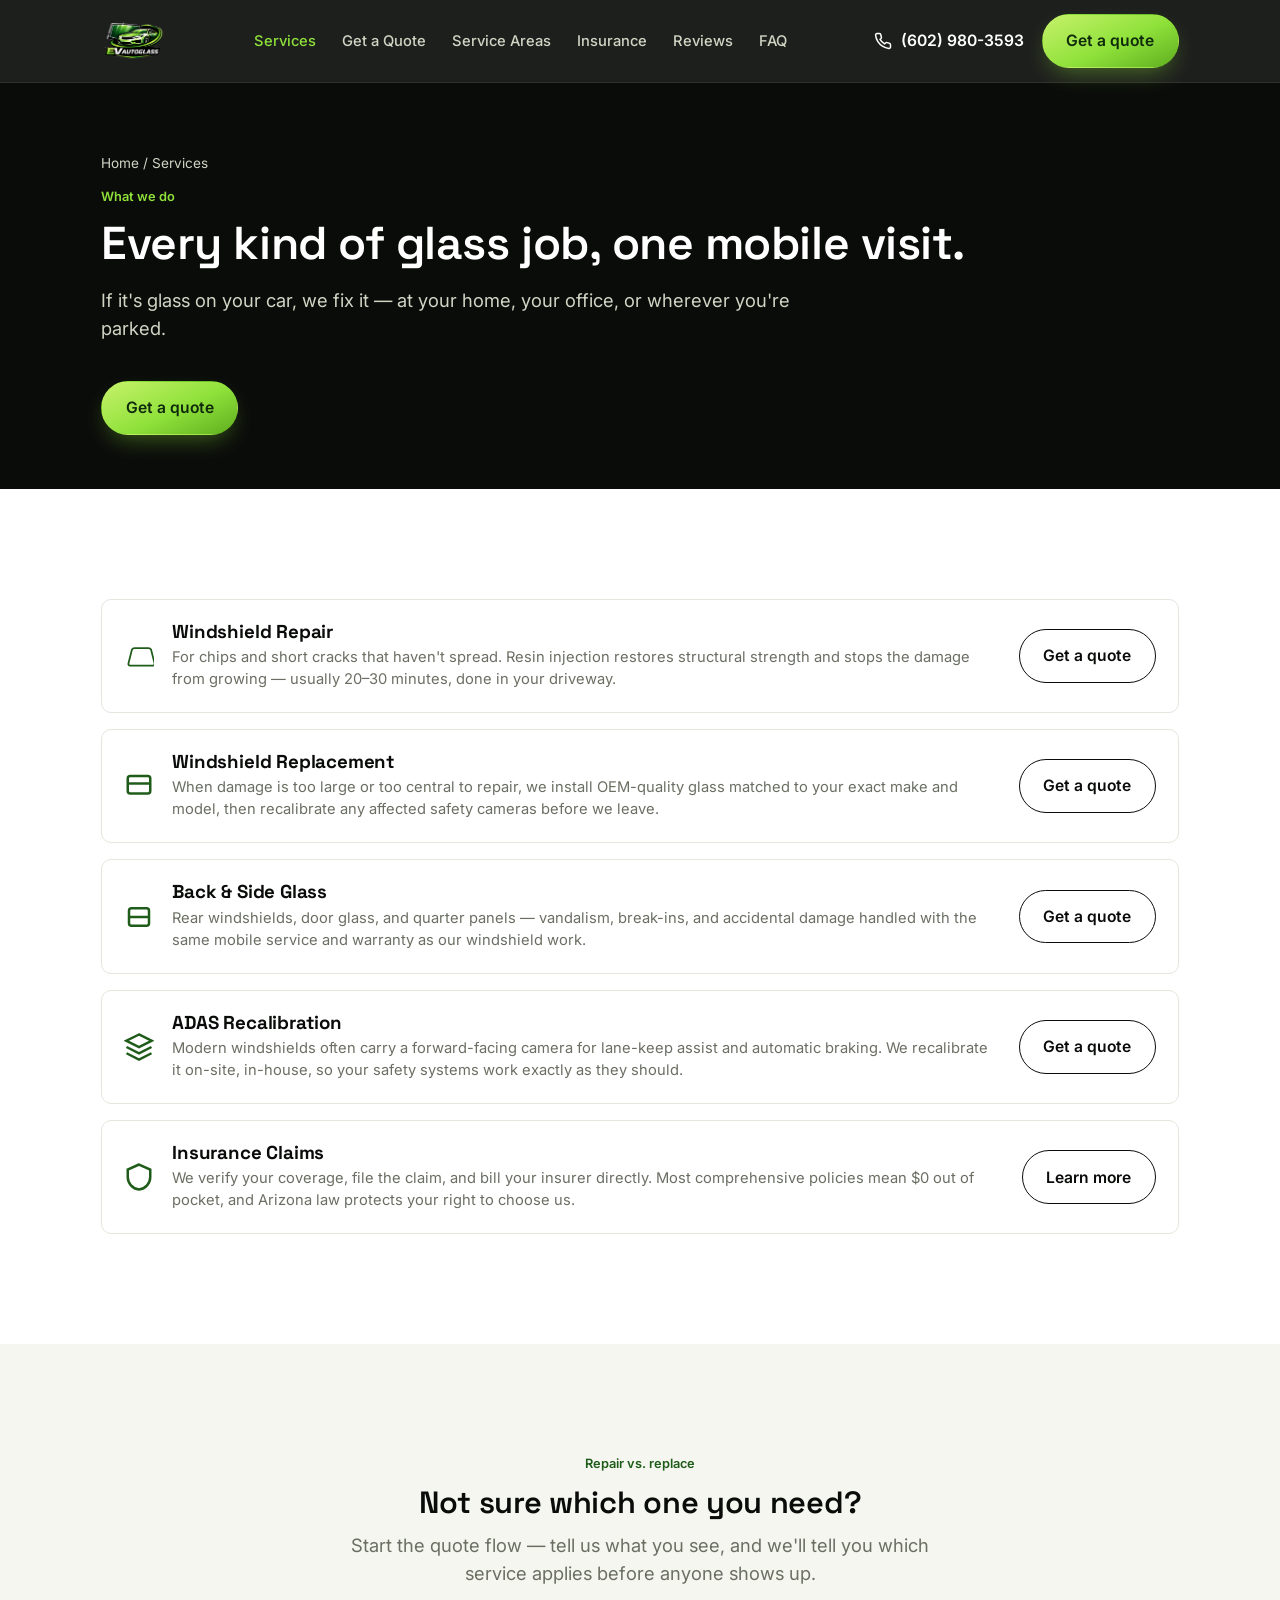
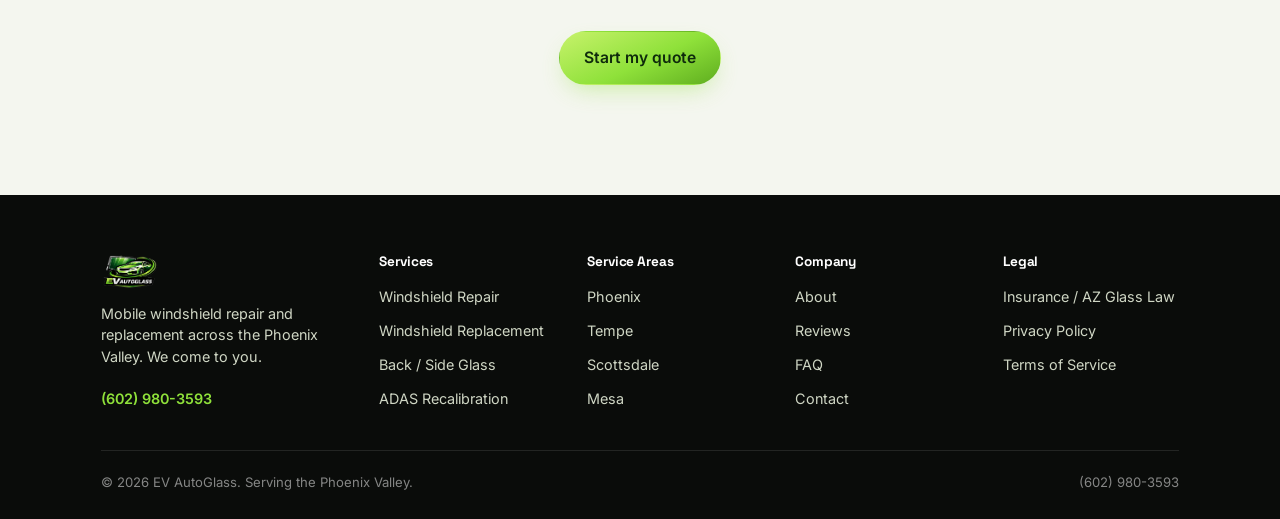
<file: services.html>
<!DOCTYPE html>
<html lang="en">
<head>
<meta charset="UTF-8">
<meta name="viewport" content="width=device-width, initial-scale=1.0">
<title>Services — Windshield Repair, Replacement & ADAS Calibration | EV AutoGlass</title>
<meta name="description" content="Windshield repair, full replacement, back and side glass, ADAS camera recalibration, and full insurance claim handling — all mobile, across the Phoenix Valley.">
<meta property="og:type" content="website">
<meta property="og:title" content="Services — EV AutoGlass">
<meta property="og:description" content="Windshield repair, replacement, back/side glass, ADAS recalibration, and insurance claims — mobile, Phoenix Valley-wide.">
<link rel="preconnect" href="https://fonts.googleapis.com">
<link href="https://fonts.googleapis.com/css2?family=Space+Grotesk:wght@500;600;700&family=Inter:wght@400;500;600;700&display=swap" rel="stylesheet">
<link rel="stylesheet" href="assets/style.css">
</head>
<body>

<header class="site-header">
  <nav class="nav">
    <a href="index.html" class="brand"><img src="assets/logo.png" alt="EV AutoGlass logo"></a>
    <ul class="nav-links">
      <li><a href="services.html" class="active">Services</a></li>
      <li><a href="quote.html">Get a Quote</a></li>
      <li><a href="service-areas.html">Service Areas</a></li>
      <li><a href="insurance.html">Insurance</a></li>
      <li><a href="reviews.html">Reviews</a></li>
      <li><a href="faq.html">FAQ</a></li>
    </ul>
    <div class="nav-cta">
      <a class="btn-phone" href="tel:16029803593">
        <svg width="18" height="18" viewBox="0 0 24 24" fill="none" stroke="currentColor" stroke-width="2"><path d="M22 16.92v3a2 2 0 0 1-2.18 2 19.79 19.79 0 0 1-8.63-3.07 19.5 19.5 0 0 1-6-6 19.79 19.79 0 0 1-3.07-8.67A2 2 0 0 1 4.11 2h3a2 2 0 0 1 2 1.72c.127.96.361 1.903.7 2.81a2 2 0 0 1-.45 2.11L8.09 9.91a16 16 0 0 0 6 6l1.27-1.27a2 2 0 0 1 2.11-.45c.907.339 1.85.573 2.81.7A2 2 0 0 1 22 16.92z"/></svg>
        <span>(602) 980-3593</span>
      </a>
      <a class="btn btn-primary" href="quote.html">Get a quote</a>
      <button class="nav-toggle" aria-label="Menu" aria-expanded="false">
        <svg width="24" height="24" viewBox="0 0 24 24" fill="none" stroke="currentColor" stroke-width="2"><path d="M3 6h18M3 12h18M3 18h18"/></svg>
      </button>
    </div>
  </nav>
  <div class="mobile-menu">
    <a href="services.html">Services</a>
    <a href="quote.html">Get a Quote</a>
    <a href="service-areas.html">Service Areas</a>
    <a href="insurance.html">Insurance / AZ Glass Law</a>
    <a href="reviews.html">Reviews</a>
    <a href="about.html">About</a>
    <a href="faq.html">FAQ</a>
    <a href="contact.html">Contact</a>
  </div>
</header>

<section class="page-hero">
  <div class="container">
    <div class="breadcrumb"><a href="index.html">Home</a> / Services</div>
    <p class="eyebrow">What we do</p>
    <h1 class="h-1">Every kind of glass job, one mobile visit.</h1>
    <p class="lede-dark">If it's glass on your car, we fix it — at your home, your office, or wherever you're parked.</p>
    <a class="btn btn-primary" href="quote.html" style="margin-top:20px;">Get a quote</a>
  </div>
</section>

<section id="repair">
  <div class="container">
    <div class="svc-list">
      <div class="svc-item">
        <svg viewBox="0 0 24 24" fill="none" stroke="currentColor" stroke-width="2"><path d="M5 26 L9 10 Q10 8 12 8 H28 Q30 8 31 10 L35 26 Q35 28 33 28 H7 Q5 28 5 26 Z" transform="scale(0.7)"/></svg>
        <div>
          <h3>Windshield Repair</h3>
          <p>For chips and short cracks that haven't spread. Resin injection restores structural strength and stops the damage from growing — usually 20–30 minutes, done in your driveway.</p>
        </div>
        <a class="btn btn-line" href="quote.html">Get a quote</a>
      </div>

      <div class="svc-item" id="replacement">
        <svg viewBox="0 0 24 24" fill="none" stroke="currentColor" stroke-width="2"><rect x="3" y="4" width="18" height="14" rx="2"/><path d="M3 10h18"/></svg>
        <div>
          <h3>Windshield Replacement</h3>
          <p>When damage is too large or too central to repair, we install OEM-quality glass matched to your exact make and model, then recalibrate any affected safety cameras before we leave.</p>
        </div>
        <a class="btn btn-line" href="quote.html">Get a quote</a>
      </div>

      <div class="svc-item" id="glass">
        <svg viewBox="0 0 24 24" fill="none" stroke="currentColor" stroke-width="2"><rect x="4" y="5" width="16" height="14" rx="2"/><path d="M4 12h16"/></svg>
        <div>
          <h3>Back &amp; Side Glass</h3>
          <p>Rear windshields, door glass, and quarter panels — vandalism, break-ins, and accidental damage handled with the same mobile service and warranty as our windshield work.</p>
        </div>
        <a class="btn btn-line" href="quote.html">Get a quote</a>
      </div>

      <div class="svc-item" id="adas">
        <svg viewBox="0 0 24 24" fill="none" stroke="currentColor" stroke-width="2"><path d="M12 2 2 7l10 5 10-5-10-5z"/><path d="M2 17l10 5 10-5M2 12l10 5 10-5"/></svg>
        <div>
          <h3>ADAS Recalibration</h3>
          <p>Modern windshields often carry a forward-facing camera for lane-keep assist and automatic braking. We recalibrate it on-site, in-house, so your safety systems work exactly as they should.</p>
        </div>
        <a class="btn btn-line" href="quote.html">Get a quote</a>
      </div>

      <div class="svc-item" id="insurance">
        <svg viewBox="0 0 24 24" fill="none" stroke="currentColor" stroke-width="2"><path d="M12 2 3 6v6c0 5 3.8 9.4 9 10 5.2-.6 9-5 9-10V6z"/></svg>
        <div>
          <h3>Insurance Claims</h3>
          <p>We verify your coverage, file the claim, and bill your insurer directly. Most comprehensive policies mean $0 out of pocket, and Arizona law protects your right to choose us.</p>
        </div>
        <a class="btn btn-line" href="insurance.html">Learn more</a>
      </div>
    </div>
  </div>
</section>

<section class="section-panel">
  <div class="container">
    <div class="section-head center">
      <p class="eyebrow">Repair vs. replace</p>
      <h2 class="h-2">Not sure which one you need?</h2>
      <p class="lede" style="margin:0 auto;">Start the quote flow — tell us what you see, and we'll tell you which service applies before anyone shows up.</p>
    </div>
    <div style="text-align:center;">
      <a class="btn btn-primary" href="quote.html">Start my quote</a>
    </div>
  </div>
</section>

<footer class="site-footer">
  <div class="container">
    <div class="footer-grid">
      <div>
        <div class="footer-brand"><img src="assets/logo.png" alt="EV AutoGlass logo" style="height:34px;"></div>
        <p style="max-width:32ch;font-size:.9rem;">Mobile windshield repair and replacement across the Phoenix Valley. We come to you.</p>
        <a class="btn-phone" href="tel:16029803593" style="color:var(--green);margin-top:6px;">(602) 980-3593</a>
      </div>
      <div>
        <h4>Services</h4>
        <ul>
          <li><a href="services.html#repair">Windshield Repair</a></li>
          <li><a href="services.html#replacement">Windshield Replacement</a></li>
          <li><a href="services.html#glass">Back / Side Glass</a></li>
          <li><a href="services.html#adas">ADAS Recalibration</a></li>
        </ul>
      </div>
      <div>
        <h4>Service Areas</h4>
        <ul>
          <li><a href="service-areas.html#phoenix">Phoenix</a></li>
          <li><a href="service-areas.html#tempe">Tempe</a></li>
          <li><a href="service-areas.html#scottsdale">Scottsdale</a></li>
          <li><a href="service-areas.html#mesa">Mesa</a></li>
        </ul>
      </div>
      <div>
        <h4>Company</h4>
        <ul>
          <li><a href="about.html">About</a></li>
          <li><a href="reviews.html">Reviews</a></li>
          <li><a href="faq.html">FAQ</a></li>
          <li><a href="contact.html">Contact</a></li>
        </ul>
      </div>
      <div>
        <h4>Legal</h4>
        <ul>
          <li><a href="insurance.html">Insurance / AZ Glass Law</a></li>
          <li><a href="#">Privacy Policy</a></li>
          <li><a href="#">Terms of Service</a></li>
        </ul>
      </div>
    </div>
    <div class="footer-bottom">
      <span>© 2026 EV AutoGlass. Serving the Phoenix Valley.</span>
      <span>(602) 980-3593</span>
    </div>
  </div>
</footer>

<div class="mobile-bar">
  <a class="btn btn-ghost-dark" href="tel:16029803593">Call now</a>
  <a class="btn btn-primary" href="quote.html">Get a quote</a>
</div>

<script src="assets/main.js"></script>
</body>
</html>
</file>
<file: assets/style.css>
/* =========================================================
   EV AutoGlass — design tokens
   Palette sampled from the brand logo (glossy signature green
   car graphic on black), extended into a full system.
   ========================================================= */
:root{
  --ink:        #0a0c0a;   /* structural black/charcoal, slight green cast */
  --ink-2:      #14170f;   /* raised charcoal panel */
  --ink-3:      #1d221a;   /* border on dark */
  --paper:      #ffffff;
  --paper-2:    #f4f6ef;   /* off-white content ground */
  --line:       #e4e7dd;   /* hairline on light */
  --ink-soft:   #6b6f63;   /* secondary text on light */
  --cream:      #cfd6c4;   /* secondary text on dark */

  --green:      #8fe13a;   /* glossy signature green — CTAs, accents */
  --green-hi:   #c7f26b;   /* sheen highlight */
  --green-deep: #1f5c1a;   /* shadow green for gradients */
  --green-ink:  #0f2b0c;   /* green-black, for text on green */

  --radius-sm: 6px;
  --radius-md: 10px;
  --radius-lg: 18px;

  --shadow-lg: 0 30px 60px -20px rgba(0,0,0,.45);
  --shadow-sm: 0 10px 24px -14px rgba(0,0,0,.35);

  --wrap: 1180px;
  --gutter: clamp(20px, 4vw, 56px);

  --font-head: "Space Grotesk", "Manrope", sans-serif;
  --font-body: "Inter", sans-serif;
}

*{box-sizing:border-box;}
html{scroll-behavior:smooth;}
html,body{overflow-x:hidden;max-width:100%;}
body{
  margin:0;
  font-family:var(--font-body);
  background:var(--paper);
  color:var(--ink);
  -webkit-font-smoothing:antialiased;
  line-height:1.5;
}
img{max-width:100%;display:block;}
a{color:inherit;}
h1,h2,h3,h4{
  font-family:var(--font-head);
  margin:0 0 .4em;
  letter-spacing:-.01em;
  line-height:1.08;
}
p{margin:0 0 1em;}
button{font-family:inherit;cursor:pointer;}
:focus-visible{outline:3px solid var(--green);outline-offset:2px;}
.container{
  max-width:var(--wrap);
  margin:0 auto;
  padding-left:var(--gutter);
  padding-right:var(--gutter);
}
@media (prefers-reduced-motion: reduce){
  *{animation-duration:.001ms !important;transition-duration:.001ms !important;scroll-behavior:auto !important;}
}

/* ---------- type scale ---------- */
.h-display{font-size:clamp(2.4rem,5.4vw,4.6rem);font-weight:600;}
.h-1{font-size:clamp(2rem,3.6vw,3rem);font-weight:600;}
.h-2{font-size:clamp(1.5rem,2.4vw,2.05rem);font-weight:600;}
.h-3{font-size:1.2rem;font-weight:600;}
.eyebrow{
  font-family:var(--font-body);
  font-size:.8rem;
  font-weight:600;
  color:var(--green-deep);
}
.lede{font-size:1.15rem;color:var(--ink-soft);max-width:62ch;}
.lede-dark{font-size:1.15rem;color:var(--cream);max-width:62ch;}

/* ---------- buttons ---------- */
.btn{
  display:inline-flex;align-items:center;justify-content:center;gap:.5em;
  padding:.9em 1.5em;
  border-radius:999px;
  border:1px solid transparent;
  font-weight:600;
  font-size:.98rem;
  text-decoration:none;
  transition:transform .15s ease, box-shadow .15s ease, background .15s ease;
  white-space:nowrap;
}
.btn:active{transform:scale(.98);}
.btn-primary{
  background:linear-gradient(155deg, var(--green-hi), var(--green) 55%, #5fae1f);
  color:var(--green-ink);
  box-shadow:0 10px 24px -8px rgba(143,225,58,.45);
}
.btn-primary:hover{box-shadow:0 14px 30px -8px rgba(143,225,58,.6);}
.btn-ghost-dark{
  background:transparent;
  border-color:rgba(255,255,255,.28);
  color:var(--paper);
}
.btn-ghost-dark:hover{border-color:var(--green);color:var(--green);}
.btn-line{
  background:transparent;
  border-color:var(--ink);
  color:var(--ink);
}
.btn-line:hover{border-color:var(--green-deep);color:var(--green-deep);}
.btn-phone{
  display:inline-flex;align-items:center;gap:.55em;
  font-weight:600;color:var(--paper);text-decoration:none;
  font-size:.98rem;
}
.btn-phone svg{flex:none;}
.btn-block{width:100%;}

/* ---------- nav ---------- */
.site-header{
  position:sticky;top:0;z-index:60;
  background:rgba(10,12,10,.92);
  backdrop-filter:blur(10px);
  border-bottom:1px solid rgba(255,255,255,.08);
}
.nav{
  display:flex;align-items:center;justify-content:space-between;
  padding:14px var(--gutter);
  max-width:var(--wrap);margin:0 auto;
  gap:20px;
}
.brand{display:flex;align-items:center;gap:10px;text-decoration:none;color:var(--paper);}
.brand img{height:38px;width:auto;}
.brand-word{font-family:var(--font-head);font-weight:700;font-size:1.05rem;letter-spacing:-.01em;}
.nav-links{
  display:flex;gap:26px;list-style:none;margin:0;padding:0;
  font-size:.92rem;font-weight:500;
}
.nav-links a{text-decoration:none;color:var(--cream);transition:color .15s;}
.nav-links a:hover,.nav-links a.active{color:var(--green);}
.nav-cta{display:flex;align-items:center;gap:18px;}
.nav-toggle{display:none;background:none;border:none;color:var(--paper);padding:6px;}
@media (max-width:900px){
  .nav-links{display:none;}
  .nav-toggle{display:inline-flex;}
  .nav-cta .btn-phone span{display:none;}
}
@media (max-width:560px){
  .nav{gap:10px;padding-left:16px;padding-right:16px;}
  .nav-cta{gap:10px;}
  .nav-cta .btn-primary{display:none;}
  .brand img{height:32px;}
}
.mobile-menu{
  display:none;
  background:var(--ink);
  border-top:1px solid rgba(255,255,255,.08);
  padding:10px var(--gutter) 20px;
}
.mobile-menu.open{display:block;}
.mobile-menu a{
  display:block;padding:12px 0;color:var(--cream);text-decoration:none;
  border-bottom:1px solid rgba(255,255,255,.08);font-size:1rem;
}

/* sticky mobile action bar */
.mobile-bar{
  position:fixed;left:0;right:0;bottom:0;z-index:70;
  display:none;
  background:var(--ink);
  border-top:1px solid rgba(255,255,255,.12);
  padding:10px var(--gutter);
  gap:10px;
}
.mobile-bar a{flex:1;text-align:center;}
@media (max-width:720px){
  .mobile-bar{display:flex;}
  body{padding-bottom:74px;}
}

/* ---------- sections ---------- */
section{padding:clamp(56px,9vw,110px) 0;}
.section-dark{background:var(--ink);color:var(--paper);}
.section-panel{background:var(--paper-2);}
.section-head{max-width:640px;margin-bottom:44px;}
.section-head.center{margin-left:auto;margin-right:auto;text-align:center;}

/* glass-pane motif: light panel with a green sheen edge, used sparingly */
.pane{
  position:relative;
  background:var(--paper);
  border-radius:var(--radius-lg);
  border:1px solid var(--line);
  overflow:hidden;
}
.pane::before{
  content:"";position:absolute;inset:0 0 auto 0;height:3px;
  background:linear-gradient(90deg, transparent, var(--green) 30%, var(--green-hi) 55%, transparent 85%);
  opacity:.9;
}

/* ---------- hero ---------- */
.hero{
  position:relative;
  background:var(--ink);
  color:var(--paper);
  overflow:hidden;
  padding-top:clamp(60px,10vw,110px);
  padding-bottom:0;
}
.hero-grid{
  display:grid;grid-template-columns:1.05fr .95fr;gap:40px;align-items:center;
}
@media (max-width:940px){.hero-grid{grid-template-columns:1fr;}}
.hero-copy .h-display{margin-bottom:.35em;}
.hero-zip{
  display:flex;gap:10px;margin-top:28px;max-width:480px;
  background:rgba(255,255,255,.06);
  border:1px solid rgba(255,255,255,.16);
  padding:6px;border-radius:999px;
}
.hero-zip input{
  flex:1;background:transparent;border:none;color:var(--paper);
  padding:10px 16px;font-size:1rem;font-family:inherit;
  min-width:0;
}
.hero-zip input::placeholder{color:rgba(255,255,255,.5);}
.hero-zip input:focus{outline:none;}
@media (max-width:420px){
  .hero-zip{
    flex-direction:column;border-radius:var(--radius-md);
    background:transparent;border:none;padding:0;gap:10px;
  }
  .hero-zip input{
    background:rgba(255,255,255,.06);
    border:1px solid rgba(255,255,255,.16);
    border-radius:999px;padding:12px 18px;
  }
  .hero-zip .btn{width:100%;}
}
.hero-sub-row{display:flex;flex-wrap:wrap;gap:16px 28px;align-items:center;margin-top:20px;}
.hero-media{
  position:relative;border-radius:var(--radius-lg);overflow:hidden;
  aspect-ratio:4/5;box-shadow:var(--shadow-lg);
}
.hero-media img{width:100%;height:100%;object-fit:cover;}
.hero-media::after{
  content:"";position:absolute;inset:0;
  background:linear-gradient(200deg, rgba(10,12,10,0) 45%, rgba(10,12,10,.55) 100%);
}
.hero-badge{
  position:absolute;left:16px;bottom:16px;z-index:2;
  background:rgba(10,12,10,.75);backdrop-filter:blur(6px);
  border:1px solid rgba(255,255,255,.18);
  border-radius:999px;padding:8px 16px;
  font-size:.82rem;color:var(--paper);display:flex;gap:8px;align-items:center;
}
.trust-strip{
  margin-top:44px;border-top:1px solid rgba(255,255,255,.12);
  padding:26px 0 40px;
  display:grid;grid-template-columns:repeat(4,1fr);gap:20px;
}
@media (max-width:820px){.trust-strip{grid-template-columns:repeat(2,1fr);}}
.trust-item{font-size:.92rem;color:var(--cream);}
.trust-item strong{display:block;color:var(--paper);font-family:var(--font-head);font-size:1.35rem;font-weight:600;}

/* ---------- damage picker ---------- */
.damage-grid{display:grid;grid-template-columns:repeat(4,1fr);gap:16px;}
@media (max-width:860px){.damage-grid{grid-template-columns:repeat(2,1fr);}}
@media (max-width:380px){.damage-grid{grid-template-columns:1fr;}}
.damage-card{
  position:relative;
  text-align:left;
  background:var(--paper);
  border:1.5px solid var(--line);
  border-radius:var(--radius-md);
  padding:0;
  overflow:hidden;
  cursor:pointer;
  transition:border-color .15s, transform .15s, box-shadow .15s;
}
.damage-card:hover{transform:translateY(-3px);box-shadow:var(--shadow-sm);}
.damage-card.selected{border-color:var(--green);box-shadow:0 0 0 3px rgba(143,225,58,.25);}
.damage-card-media{
  position:relative;aspect-ratio:1/1;overflow:hidden;
  background:var(--paper-2);
  display:flex;align-items:center;justify-content:center;
  padding:14px;
}
.damage-card-art{width:100%;height:100%;object-fit:contain;transition:transform .3s ease;}
.damage-card:hover .damage-card-art{transform:scale(1.05);}
.damage-card-badge{
  position:absolute;top:10px;left:10px;
  width:30px;height:auto;z-index:2;
  filter:drop-shadow(0 2px 4px rgba(0,0,0,.25));
}
.damage-card-body{padding:14px 16px 18px;}
.damage-card .name{font-weight:600;font-size:.98rem;}
.damage-card .sub{font-size:.82rem;color:var(--ink-soft);margin-top:2px;}
.damage-card.selected::after{
  content:"✓";
  position:absolute;top:10px;right:10px;
  width:26px;height:26px;border-radius:50%;
  background:var(--green);color:var(--green-ink);
  display:flex;align-items:center;justify-content:center;
  font-size:.85rem;font-weight:700;
}

/* ---------- insurance carrier picker ---------- */
.insurer-grid{display:grid;grid-template-columns:repeat(4,1fr);gap:10px;}
@media (max-width:760px){.insurer-grid{grid-template-columns:repeat(2,1fr);}}
@media (max-width:380px){.insurer-grid{grid-template-columns:1fr;}}
.insurer-card{
  display:flex;align-items:center;gap:10px;
  background:rgba(255,255,255,.05);
  border:1.5px solid rgba(255,255,255,.14);
  border-radius:var(--radius-sm);
  padding:12px 14px;
  color:var(--paper);
  font-size:.88rem;font-weight:500;
  text-align:left;
  transition:border-color .15s, background .15s;
}
.insurer-card svg{width:20px;height:20px;flex:none;color:var(--cream);}
.insurer-card:hover{border-color:rgba(143,225,58,.5);}
.insurer-card.selected{
  background:rgba(143,225,58,.14);
  border-color:var(--green);
  color:var(--paper);
}
.insurer-card.selected svg{color:var(--green);}

.quote-widget{
  margin-top:32px;
  background:var(--ink);
  border-radius:var(--radius-lg);
  color:var(--paper);
  padding:clamp(22px,4vw,40px);
}
.qw-steps{display:flex;gap:8px;margin-bottom:26px;flex-wrap:wrap;}
.qw-step-pill{
  font-size:.78rem;padding:6px 12px;border-radius:999px;
  background:rgba(255,255,255,.06);color:var(--cream);
  border:1px solid rgba(255,255,255,.12);
}
.qw-step-pill.active{background:var(--green);color:var(--green-ink);border-color:var(--green);font-weight:600;}
.qw-step-pill.done{color:var(--green);border-color:rgba(143,225,58,.4);}
.qw-panel{display:none;}
.qw-panel.active{display:block;animation:qwfade .35s ease;}
@keyframes qwfade{from{opacity:0;transform:translateY(6px);}to{opacity:1;transform:none;}}
.qw-tabs{display:flex;gap:8px;margin-bottom:18px;flex-wrap:wrap;}
.qw-tab{
  padding:.6em 1.1em;border-radius:999px;border:1px solid rgba(255,255,255,.18);
  background:transparent;color:var(--cream);font-size:.9rem;font-weight:500;
}
.qw-tab.active{background:rgba(143,225,58,.12);border-color:var(--green);color:var(--green);}
.field-row{display:grid;grid-template-columns:repeat(2,1fr);gap:14px;margin-bottom:14px;}
.field-row.single{grid-template-columns:1fr;}
.field-row.tri{grid-template-columns:repeat(3,1fr);}
@media (max-width:640px){.field-row,.field-row.tri{grid-template-columns:1fr;}}
label{display:block;font-size:.82rem;color:var(--cream);margin-bottom:6px;}
.field{
  width:100%;background:rgba(255,255,255,.06);
  border:1px solid rgba(255,255,255,.16);
  border-radius:var(--radius-sm);
  padding:.75em .9em;color:var(--paper);font-size:.98rem;font-family:inherit;
}
.field:focus{outline:none;border-color:var(--green);}
.helper{font-size:.78rem;color:var(--cream);opacity:.75;margin-top:4px;}
.qw-nav{display:flex;justify-content:space-between;align-items:center;margin-top:26px;gap:12px;flex-wrap:wrap;}
.link-btn{background:none;border:none;color:var(--cream);text-decoration:underline;font-size:.92rem;padding:0;}
.link-btn:hover{color:var(--green);}
.upload-drop{
  border:1.5px dashed rgba(255,255,255,.25);border-radius:var(--radius-sm);
  padding:22px;text-align:center;color:var(--cream);font-size:.9rem;margin-top:6px;
}
.summary-card{
  background:rgba(255,255,255,.05);border:1px solid rgba(255,255,255,.14);
  border-radius:var(--radius-md);padding:22px;margin-bottom:18px;
}
.summary-row{display:flex;justify-content:space-between;padding:9px 0;border-bottom:1px solid rgba(255,255,255,.08);font-size:.95rem;}
.summary-row:last-child{border-bottom:none;}
.summary-row .k{color:var(--cream);}
.adas-flag{
  display:inline-flex;align-items:center;gap:8px;margin-top:6px;
  background:rgba(143,225,58,.12);border:1px solid rgba(143,225,58,.35);
  color:var(--green);border-radius:999px;padding:6px 14px;font-size:.85rem;font-weight:600;
}
.qw-fallback{
  margin-top:18px;padding-top:18px;border-top:1px solid rgba(255,255,255,.1);
  display:flex;justify-content:space-between;align-items:center;flex-wrap:wrap;gap:10px;
  font-size:.9rem;color:var(--cream);
}
.error-text{color:#ff9d7a;font-size:.8rem;margin-top:4px;display:none;}
.field.invalid{border-color:#ff6b4a;}
.field.invalid + .error-text{display:block;}

/* ---------- how it works ---------- */
.steps-3{display:grid;grid-template-columns:repeat(3,1fr);gap:26px;}
@media (max-width:900px){.steps-3{grid-template-columns:1fr;}}
.step-card{}
.step-card .num{
  font-family:var(--font-head);font-size:.85rem;font-weight:600;color:var(--green-deep);
  margin-bottom:10px;
}
.step-media{border-radius:var(--radius-md);overflow:hidden;aspect-ratio:5/4;margin-bottom:16px;}
.step-media img{width:100%;height:100%;object-fit:cover;}

/* ---------- feature cards ---------- */
.feature-grid{display:grid;grid-template-columns:repeat(4,1fr);gap:18px;}
@media (max-width:940px){.feature-grid{grid-template-columns:repeat(2,1fr);}}
@media (max-width:560px){.feature-grid{grid-template-columns:1fr;}}
.feature-card{
  background:var(--paper);border:1px solid var(--line);border-radius:var(--radius-md);
  padding:24px 20px;
}
.feature-card svg{width:28px;height:28px;color:var(--green-deep);margin-bottom:14px;}
.feature-card h3{font-size:1.02rem;margin-bottom:6px;}
.feature-card p{color:var(--ink-soft);font-size:.92rem;margin:0;}

/* ---------- AZ callout ---------- */
.az-band{
  background:var(--ink);color:var(--paper);
  border-radius:var(--radius-lg);
  padding:clamp(28px,5vw,52px);
  display:grid;grid-template-columns:.7fr 1.3fr;gap:34px;align-items:center;
}
@media (max-width:820px){.az-band{grid-template-columns:1fr;}}
.az-stat{font-family:var(--font-head);font-size:clamp(3.2rem,7vw,5.2rem);font-weight:700;color:var(--green);line-height:1;}
.az-stat-label{color:var(--cream);margin-top:6px;font-size:1rem;}
.az-points{list-style:none;margin:0;padding:0;display:grid;gap:14px;}
.az-points li{display:flex;gap:12px;font-size:.98rem;color:var(--cream);}
.az-points li svg{flex:none;width:20px;height:20px;color:var(--green);margin-top:2px;}
.az-points strong{color:var(--paper);}

/* ---------- service areas ---------- */
.city-grid{display:grid;grid-template-columns:repeat(4,1fr);gap:12px;}
@media (max-width:820px){.city-grid{grid-template-columns:repeat(2,1fr);}}
.city-chip{
  display:flex;align-items:center;justify-content:space-between;
  background:var(--paper);border:1px solid var(--line);border-radius:var(--radius-sm);
  padding:16px 18px;text-decoration:none;color:var(--ink);font-weight:600;font-size:.95rem;
  transition:border-color .15s, color .15s;
}
.city-chip:hover{border-color:var(--green);color:var(--green-deep);}
.city-chip svg{width:16px;height:16px;color:var(--ink-soft);}
.map-embed{
  border-radius:var(--radius-lg);overflow:hidden;border:1px solid var(--line);
  aspect-ratio:16/7;margin-bottom:32px;
}
.map-embed iframe{width:100%;height:100%;border:0;}

/* ---------- reviews ---------- */
.review-grid{display:grid;grid-template-columns:repeat(3,1fr);gap:20px;}
@media (max-width:900px){.review-grid{grid-template-columns:1fr;}}
.review-card{
  background:var(--paper);border:1px solid var(--line);border-radius:var(--radius-md);
  padding:24px;
}
.stars{color:var(--green-deep);letter-spacing:2px;margin-bottom:10px;font-size:1rem;}
.review-card p{font-size:.95rem;color:var(--ink);}
.review-meta{display:flex;justify-content:space-between;align-items:center;font-size:.85rem;color:var(--ink-soft);margin-top:14px;}
.google-badge{
  display:inline-flex;align-items:center;gap:10px;text-decoration:none;color:var(--ink);
  border:1px solid var(--line);border-radius:999px;padding:10px 18px;font-size:.9rem;font-weight:600;
}

/* ---------- FAQ ---------- */
.faq-item{border-bottom:1px solid var(--line);}
.faq-q{
  width:100%;text-align:left;background:none;border:none;
  padding:20px 0;font-family:var(--font-head);font-weight:600;font-size:1.02rem;
  display:flex;justify-content:space-between;align-items:center;gap:16px;color:var(--ink);
}
.faq-q svg{flex:none;transition:transform .2s;color:var(--green-deep);}
.faq-item.open .faq-q svg{transform:rotate(45deg);}
.faq-a{max-height:0;overflow:hidden;transition:max-height .25s ease;}
.faq-item.open .faq-a{max-height:400px;}
.faq-a p{padding:0 0 20px;color:var(--ink-soft);max-width:70ch;}

/* ---------- final CTA band ---------- */
.cta-band{
  background:linear-gradient(160deg, var(--ink), #0f2410);
  color:var(--paper);text-align:center;
}
.cta-band .h-1{max-width:20ch;margin-left:auto;margin-right:auto;}
.cta-actions{display:flex;gap:14px;justify-content:center;flex-wrap:wrap;margin-top:24px;}

/* ---------- footer ---------- */
.site-footer{background:var(--ink);color:var(--cream);padding:60px 0 26px;}
.footer-grid{
  display:grid;grid-template-columns:1.4fr repeat(4,1fr);gap:32px;
  padding-bottom:40px;border-bottom:1px solid rgba(255,255,255,.1);
}
@media (max-width:900px){.footer-grid{grid-template-columns:repeat(2,1fr);}}
@media (max-width:560px){.footer-grid{grid-template-columns:1fr;}}
.footer-grid h4{color:var(--paper);font-size:.85rem;margin-bottom:14px;}
.footer-grid ul{list-style:none;margin:0;padding:0;display:grid;gap:10px;}
.footer-grid a{color:var(--cream);text-decoration:none;font-size:.9rem;}
.footer-grid a:hover{color:var(--green);}
.footer-bottom{
  display:flex;justify-content:space-between;align-items:center;flex-wrap:wrap;gap:12px;
  padding-top:22px;font-size:.82rem;color:rgba(255,255,255,.5);
}
.footer-brand{display:flex;align-items:center;gap:10px;margin-bottom:14px;}
.footer-brand img{height:34px;}
.social-row{display:flex;gap:12px;margin-top:16px;}
.social-row a{
  width:36px;height:36px;border-radius:50%;border:1px solid rgba(255,255,255,.2);
  display:flex;align-items:center;justify-content:center;color:var(--cream);
}
.social-row a:hover{border-color:var(--green);color:var(--green);}

/* ---------- generic page hero (interior pages) ---------- */
.page-hero{background:var(--ink);color:var(--paper);padding:70px 0 54px;}
.page-hero .eyebrow{color:var(--green);}
.breadcrumb{font-size:.85rem;color:var(--cream);margin-bottom:14px;}
.breadcrumb a{color:var(--cream);text-decoration:none;}
.breadcrumb a:hover{color:var(--green);}

/* ---------- misc content ---------- */
.two-col{display:grid;grid-template-columns:1.1fr .9fr;gap:48px;align-items:start;}
@media (max-width:880px){.two-col{grid-template-columns:1fr;}}
.legal-list{display:grid;gap:20px;}
.legal-card{background:var(--paper);border:1px solid var(--line);border-radius:var(--radius-md);padding:22px;}
.legal-card h3{font-size:1.05rem;margin-bottom:8px;}
.legal-card p{color:var(--ink-soft);margin:0;font-size:.95rem;}
.stat-row{display:grid;grid-template-columns:repeat(3,1fr);gap:18px;margin-top:24px;}
@media (max-width:640px){.stat-row{grid-template-columns:1fr;}}
.stat-box{background:var(--paper-2);border-radius:var(--radius-md);padding:20px;text-align:center;}
.stat-box strong{font-family:var(--font-head);font-size:2rem;display:block;color:var(--green-deep);}
.stat-box span{font-size:.85rem;color:var(--ink-soft);}

.svc-list{display:grid;gap:16px;}
.svc-item{
  display:grid;grid-template-columns:auto 1fr auto;gap:18px;align-items:center;
  background:var(--paper);border:1px solid var(--line);border-radius:var(--radius-md);
  padding:22px;
}
@media (max-width:700px){.svc-item{grid-template-columns:auto 1fr;}.svc-item .btn{grid-column:1/-1;}}
.svc-item svg{width:30px;height:30px;color:var(--green-deep);}
.svc-item h3{margin-bottom:4px;}
.svc-item p{margin:0;color:var(--ink-soft);font-size:.92rem;}

.team-photo{border-radius:var(--radius-lg);overflow:hidden;aspect-ratio:16/10;}
.team-photo img{width:100%;height:100%;object-fit:cover;}

.contact-grid{display:grid;grid-template-columns:1fr 1fr;gap:40px;}
@media (max-width:860px){.contact-grid{grid-template-columns:1fr;}}
.contact-item{display:flex;gap:14px;margin-bottom:22px;}
.contact-item svg{flex:none;width:22px;height:22px;color:var(--green-deep);margin-top:2px;}
.contact-item h3{font-size:.95rem;margin-bottom:2px;}
.contact-item p{margin:0;color:var(--ink-soft);font-size:.92rem;}

.visually-hidden{position:absolute;width:1px;height:1px;overflow:hidden;clip:rect(0 0 0 0);}
</file>
